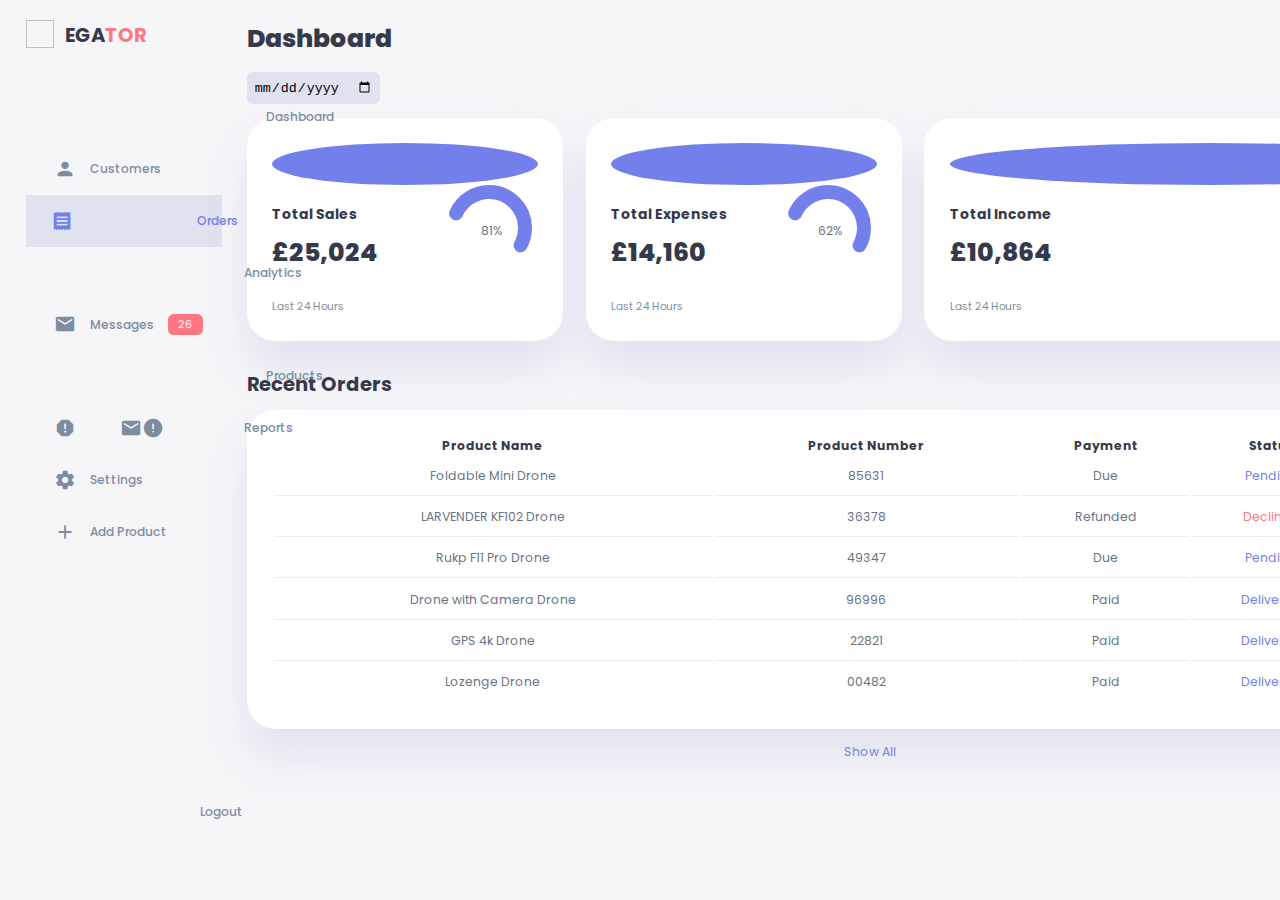
<file: index.html>
<!DOCTYPE html>
<html lang="en">
<head>
    <meta charset="UTF-8">
    <meta http-equiv="X-UA-Compatible" content="IE=edge">
    <meta name="viewport" content="width=device-width, initial-scale=1.0">
    <title>Responsive dashboard using HTML CSS and JavaScript</title>
    <link rel="stylesheet" href="style.css">
    <link href="https://fonts.googleapis.com/icon?family=Material+Icons"
    rel="stylesheet">
</head>
<body>
    <div class="container">
        <aside>
            <div class="top">
                <div class="logo">
                    <img></img>
                    <h2>EGA<span class="danger">TOR</span></h2>
                </div>
                <div class="close" id="close-btn">
                    <span class="material-icons">close</span>
                </div>
            </div>

            <div class="sidebar">
                <a href="#">
                    <span class="material-icons">grid_view</span>
                    <h3>Dashboard</h3>
                </a>
                <a href="#">
                    <span class="material-icons">person</span>
                    <h3>Customers</h3>
                </a>
                <a href="#" class="active">
                    <span class="material-icons">receipt_long</span>
                    <h3>Orders</h3>
                </a>
                <a href="#">
                    <span class="material-icons">insights</span>
                    <h3>Analytics</h3>
                </a>
                <a href="#">
                    <span class="material-icons">mail</span>
                    <h3>Messages</h3>
                    <span class="message-count">26</span>
                </a>
                <a href="#">
                    <span class="material-icons">inventory</span>
                    <h3>Products</h3>
                </a>
                <a href="#">
                    <span class="material-icons">report_gmailerrorred</span>
                    <h3>Reports</h3>
                </a>
                <a href="#">
                    <span class="material-icons">settings</span>
                    <h3>Settings</h3>
                </a>
                <a href="#">
                    <span class="material-icons">add</span>
                    <h3>Add Product</h3>
                </a>
                <a href="#">
                    <span class="material-icons">logout</span>
                    <h3>Logout</h3>
                </a>
                

            </div>
        </aside>

        <main>
            <h1>Dashboard</h1>

            <div class="date">
                <input type="date">
            </div>

            <div class="insights">
                <div class="sales">
                    <span class="material-icons">analytics</span>
                    <div class="middle">
                        <div class="left">
                            <h3>Total Sales</h3>
                            <h1>£25,024</h1>
                        </div>
                        <div class="progress">
                            <svg>
                                <circle cx='38' cy='38' r='36'></circle>
                            </svg>
                            <div class="number">
                                <p>81%</p>
                            </div>
                        </div>
                    </div>
                    <small class="text-muted">Last 24 Hours</small>
                </div>

                <div class="sales">
                    <span class="material-icons">bar_chart</span>
                    <div class="middle">
                        <div class="left">
                            <h3>Total Expenses</h3>
                            <h1>£14,160</h1>
                        </div>
                        <div class="progress">
                            <svg>
                                <circle cx='38' cy='38' r='36'></circle>
                            </svg>
                            <div class="number">
                                <p>62%</p>
                            </div>
                        </div>
                    </div>
                    <small class="text-muted">Last 24 Hours</small>
                </div>

                <div class="sales">
                    <span class="material-icons">stacked_line_chart</span>
                    <div class="middle">
                        <div class="left">
                            <h3>Total Income</h3>
                            <h1>£10,864</h1>
                        </div>
                        <div class="progress">
                            <svg>
                                <circle cx='38' cy='38' r='36'></circle>
                            </svg>
                            <div class="number">
                                <p>44%</p>
                            </div>
                        </div>
                    </div>
                    <small class="text-muted">Last 24 Hours</small>
                </div>
            </div>

            <div class="recent-orders">
                <h2>Recent Orders</h2>
                <table>
                    <thead>
                        <tr>
                            <th>Product Name</th>
                            <th>Product Number</th>
                            <th>Payment</th>
                            <th>Status</th>
                        </tr>
                    </thead>
                    <tbody>
                    
                        <!-- <tr>
                            <td>Foldable Mini Drone</td>
                            <td>85631</td>
                            <td>Due</td>
                            <td class="warning">Pending</td>
                            <td class="primary">Details</td>
                        </tr>
                        -->
                        
                </table>
                <a href="#">Show All</a>
            </div>
        </main>

        <div class="right">
            <div class="top">
                <button id="menu-btn">
                    <span class="material-icons">menu</span>
                </button>
                <div class="theme-toggler">
                    <span class="material-icons active">light_mode</span>
                    <span class="material-icons">dark_mode</span>
                </div>
                <div class="profile">
                    <div class="info">
                        <p>Hey, <b>Daniel</b></p>
                        <small class="text-muted">Admin</small>
                    </div>
                    <div class="profile-photo">
                        <img>
                    </div>
                </div>
            </div>
            <div class="recent-updates">
                <h2>Recent Updates</h2>
                <div class="updates">
                    <div class="update">
                        <div class="profile-photo">
                            <img>
                        </div>
                        <div class="message">
                            <p><b>Mike Tyson</b> received his order of Night lion tech GPS drone</p>
                            <small class="text-muted">2 Minutes Ago</small>
                        </div>
                    </div>
                    <div class="update">
                        <div class="profile-photo">
                            <img>
                        </div>
                        <div class="message">
                            <p><b>Mike Tyson</b> received his order of Night lion tech GPS drone</p>
                            <small class="text-muted">2 Minutes Ago</small>
                        </div>
                    </div>
                    <div class="update">
                        <div class="profile-photo">
                            <img>
                        </div>
                        <div class="message">
                            <p><b>Mike Tyson</b> received his order of Night lion tech GPS drone</p>
                            <small class="text-muted">2 Minutes Ago</small>
                        </div>
                    </div>
                </div>
            </div>
            <div class="sales-analytics">
                <h2>Sales Analytics</h2>
                <div class="item online">
                    <div class="icon">
                        <span class="material-icons">shopping_cart</span>
                    </div>
                    <div class="right">
                        <div class="info">
                            <h3>ONLINE ORDERS</h3>
                            <small class="text-muted">Last 24 Hours</small>
                        </div>
                        <h5 class="success">+39%</h5>
                        <h3>3849</h3>
                    </div>
                </div>
                <div class="item offline">
                    <div class="icon">
                        <span class="material-icons">local_mall</span>
                    </div>
                    <div class="right">
                        <div class="info">
                            <h3>OFFLINE ORDERS</h3>
                            <small class="text-muted">Last 24 Hours</small>
                        </div>
                        <h5 class="danger">-17%</h5>
                        <h3>1100</h3>
                    </div>
                </div>
                <div class="item customers">
                    <div class="icon">
                        <span class="material-icons">person</span>
                    </div>
                    <div class="right">
                        <div class="info">
                            <h3>NEW CUSTOMERS</h3>
                            <small class="text-muted">Last 24 Hours</small>
                        </div>
                        <h5 class="success">+25%</h5>
                        <h3>849</h3>
                    </div>
                </div>
                <div class="item add-product">
                    <div>
                        <span class="material-icons">add</span>
                        <h3>Add Product</h3>
                    </div>
                </div>
            </div>
        </div>
    </div>
    <script src="orders.js"></script>
    <script src="index.js"></script>
</body>
</html>
</file>
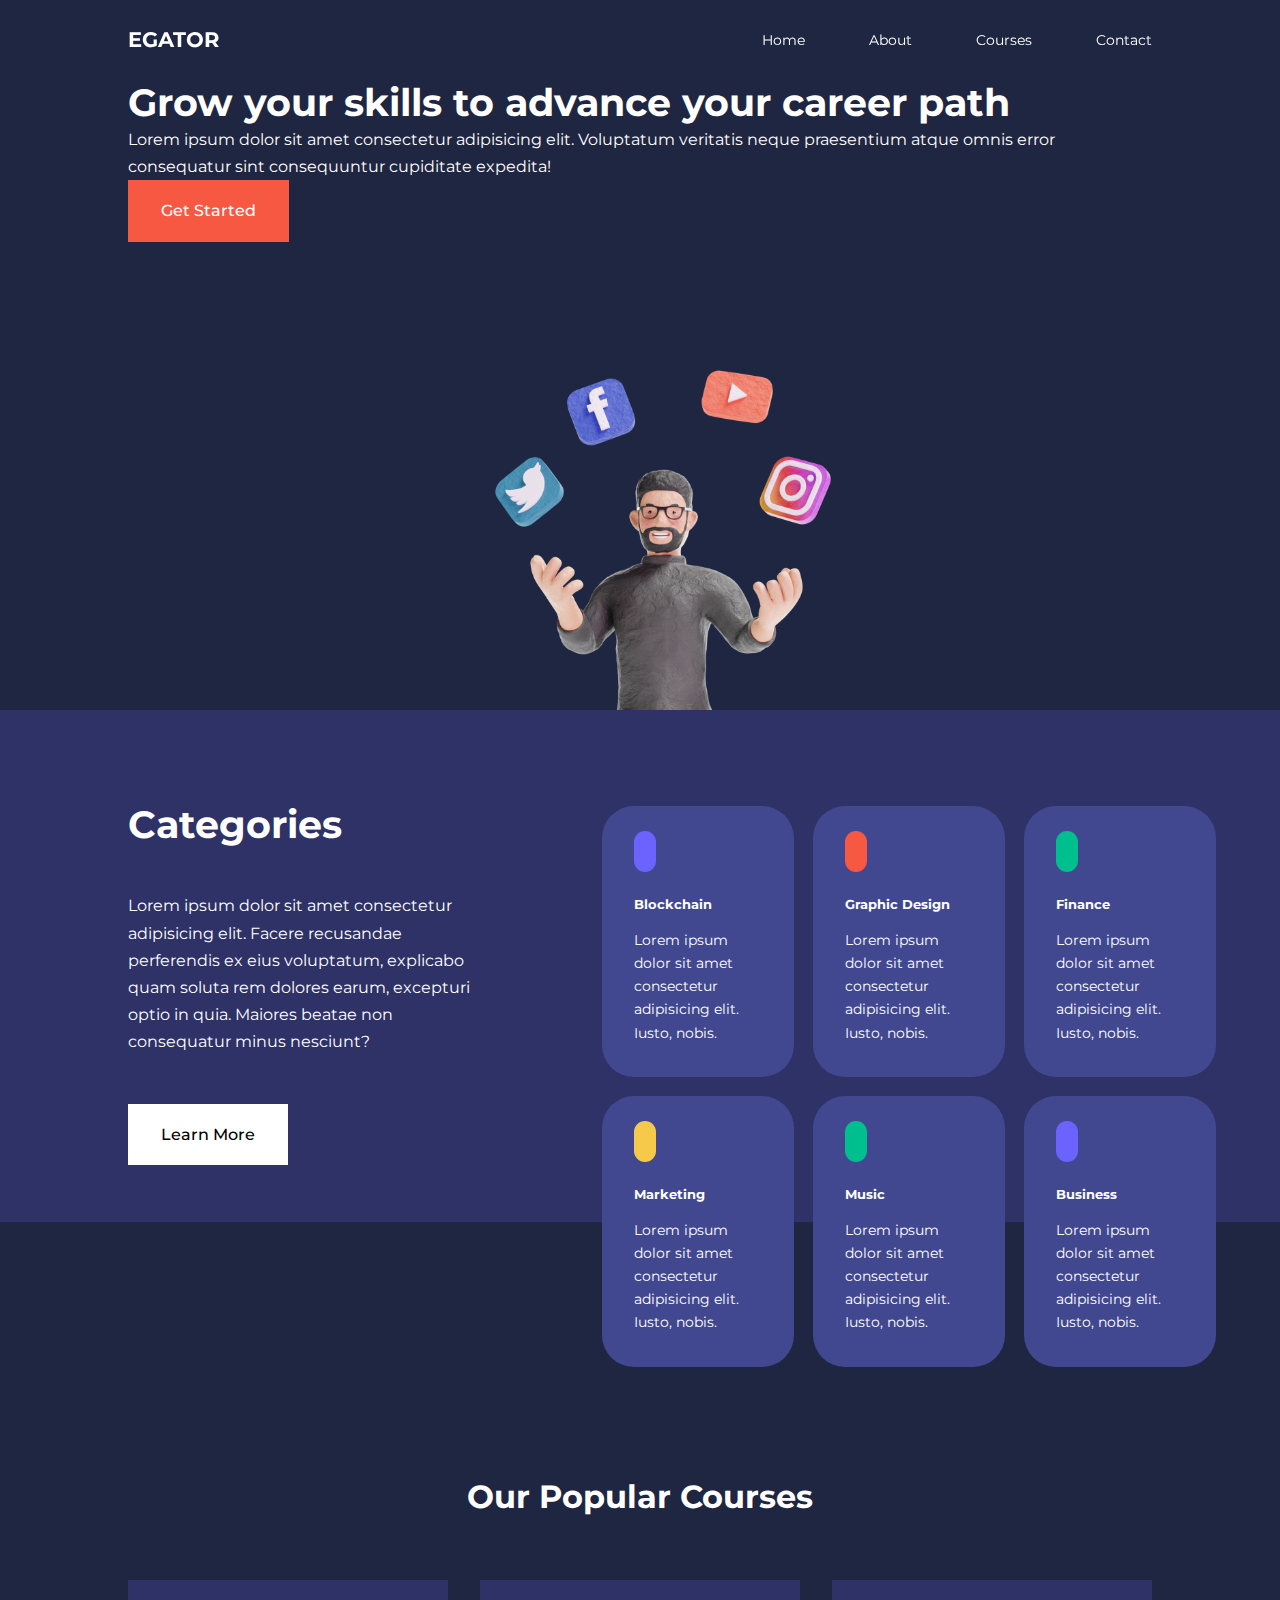
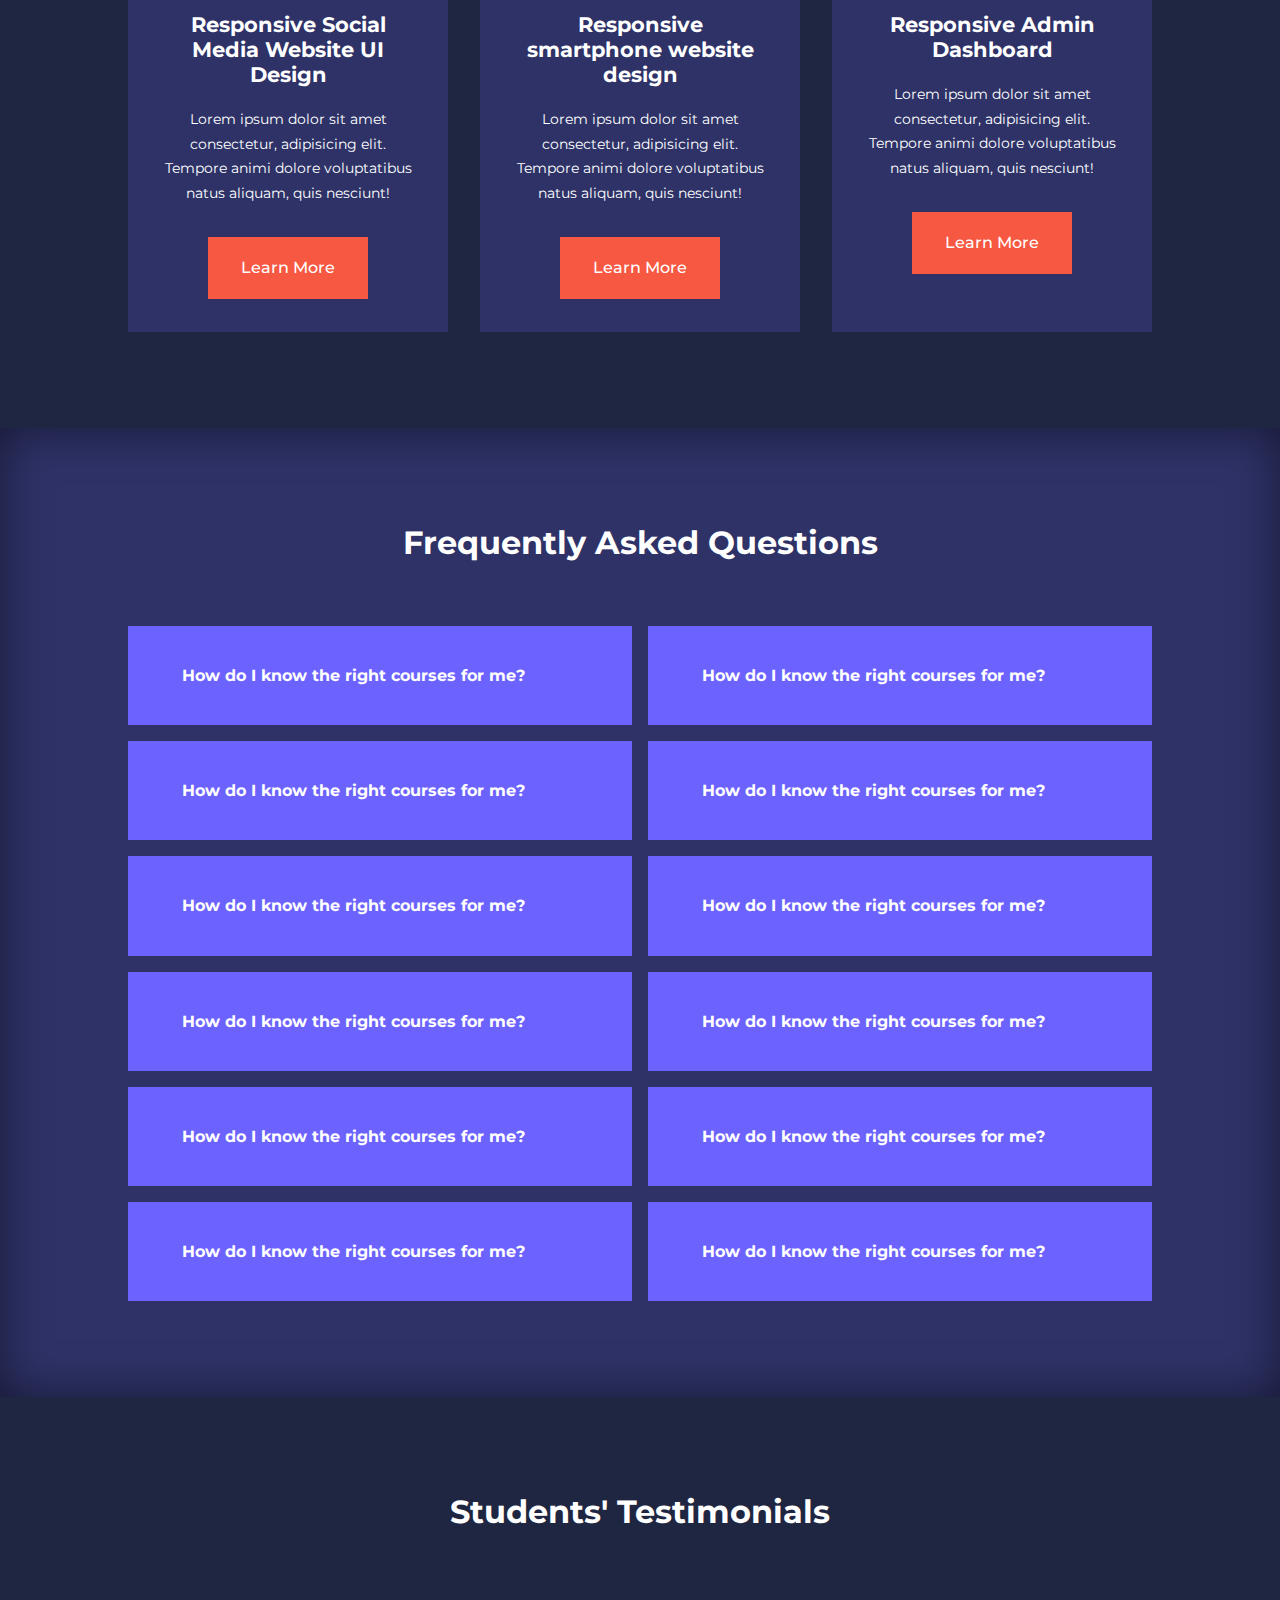
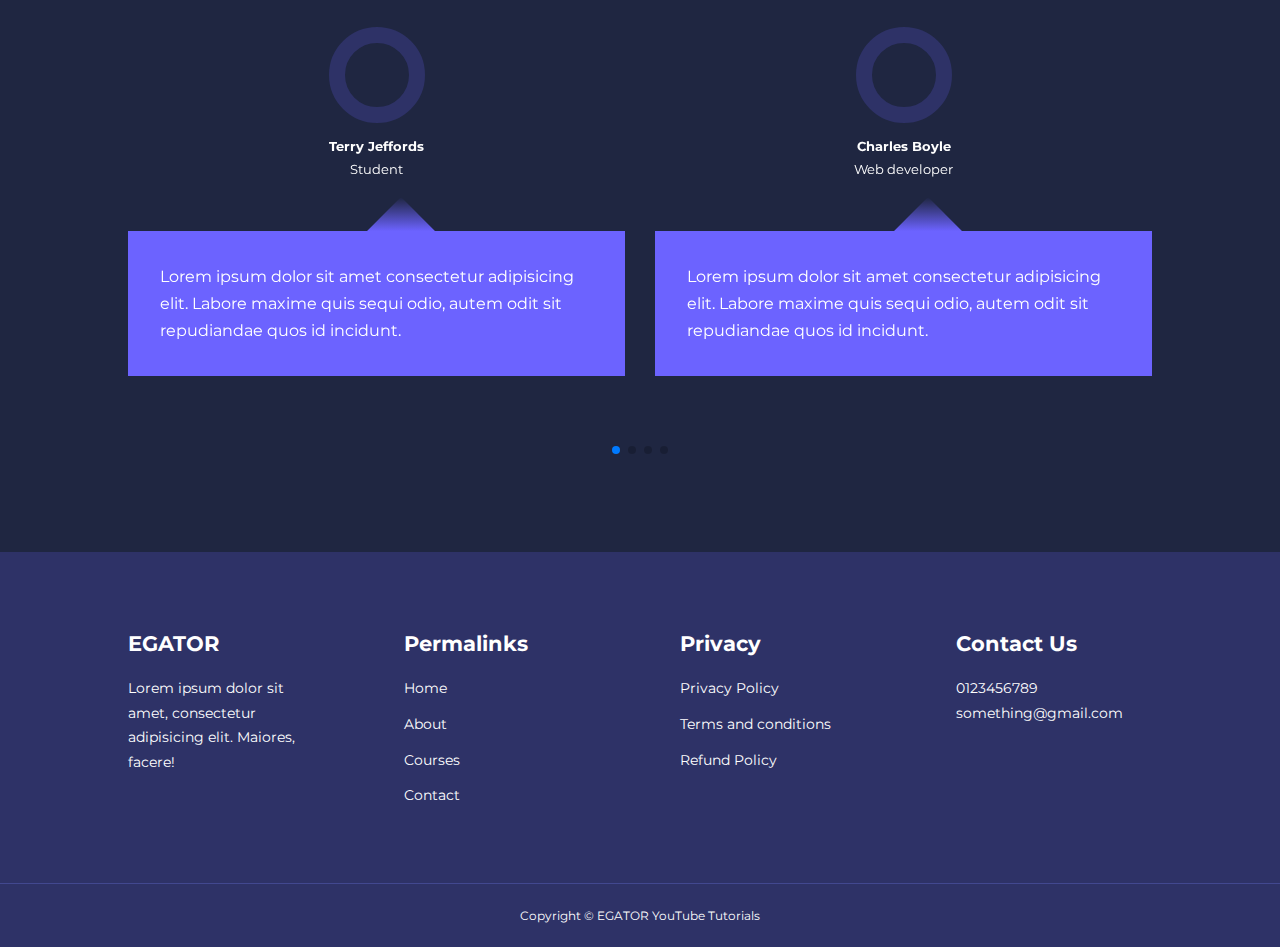
<file: Projects/Newproject/index.html>
<!DOCTYPE html>
<html lang="en">
<head>
    <meta charset="UTF-8">
    <meta http-equiv="X-UA-Compatible" content="IE=edge">
    <meta name="viewport" content="width=device-width, initial-scale=1.0">
    <title>Responsive Multipage Education Website</title>
    <link rel="stylesheet" href="style.css">
    <link rel="stylesheet" href="https://unicons.iconscout.com/release/v4.0.0/css/line.css">

    <link rel="preconnect" href="https://fonts.googleapis.com">
    <link rel="preconnect" href="https://fonts.gstatic.com" crossorigin>
    <link href="https://fonts.googleapis.com/css2?family=Montserrat:wght@300;400;500;600;700;800&family=Poppins:wght@300;400;500;600;700;800&display=swap" rel="stylesheet">
    <link rel="stylesheet" href="https://unpkg.com/swiper@8/swiper-bundle.min.css">

</head>
<body>
    <nav>
        <div class="container nav__container">
            <a href="index.html"><h4>EGATOR</h4></a>
            <ul class="nav__menu">
                <li><a href="index.html">Home</a></li>
                <li><a href="about.html">About</a></li>
                <li><a href="courses.html">Courses</a></li>
                <li><a href="contact.html">Contact</a></li>
            </ul>
            <button id="open-menu-btn"><i class="uil uil-bars"></i></button>
            <button id="close-menu-btn"><i class="uil uil-multiply"></i></button>
        </div>
    </nav>
    <!--q-->

    <header>
        <div class="container header_-container">
            <div class="header-left">
                <h1>Grow your skills to advance your career path</h1>
                <p>
                    Lorem ipsum dolor sit amet consectetur adipisicing elit. Voluptatum veritatis neque praesentium atque omnis error consequatur sint consequuntur cupiditate expedita!
                </p>
                <a href="course.html" class="btn btn-primary">Get Started</a>
            </div>

            <div class="header__right">
                <div class="header__right__image">
                    <img src="3dimage.png">
                </div>
            </div>
        </div>
    </header>

<section class="categories">
    <div class="container categories__container">
        <div class="categories__left">
            <h1>Categories</h1>
            <p>
                Lorem ipsum dolor sit amet consectetur adipisicing elit. Facere recusandae perferendis ex eius voluptatum, explicabo quam soluta rem dolores earum, excepturi optio in quia. Maiores beatae non consequatur minus nesciunt?
            </p>
            <a href="#" class="btn">Learn More</a>
        </div>
        <div class="categories__right">
            <article class="category">
                <span class="category__icon"><i class="uil uil-bitcoin-circle"></i></span>
                <h5>Blockchain</h5>
                <p>Lorem ipsum dolor sit amet consectetur adipisicing elit. Iusto, nobis.</p>  
            </article>

            <article class="category">
                <span class="category__icon"><i class="uil uil-palette"></i></span>
                <h5>Graphic Design</h5>
                <p>Lorem ipsum dolor sit amet consectetur adipisicing elit. Iusto, nobis.</p>  
            </article>

            <article class="category">
                <span class="category__icon"><i class="uil uil-usd-circle"></i></span>
                <h5>Finance</h5>
                <p>Lorem ipsum dolor sit amet consectetur adipisicing elit. Iusto, nobis.</p>  
            </article>

            <article class="category">
                <span class="category__icon"><i class="uil uil-megaphone"></i></span>
                <h5>Marketing</h5>
                <p>Lorem ipsum dolor sit amet consectetur adipisicing elit. Iusto, nobis.</p>  
            </article>

            <article class="category">
                <span class="category__icon"><i class="uil uil-music"></i></span>
                <h5>Music</h5>
                <p>Lorem ipsum dolor sit amet consectetur adipisicing elit. Iusto, nobis.</p>  
            </article>

            <article class="category">
                <span class="category__icon"><i class="uil uil-puzzle-piece"></i></span>
                <h5>Business</h5>
                <p>Lorem ipsum dolor sit amet consectetur adipisicing elit. Iusto, nobis.</p>  
            </article>
        </div>
    </div>
</section>



<section class="courses">
    <h2>Our Popular Courses</h2>
    <div class="container courses__container">
        <article class="course">
            <div class="course__image">
                <img>
            </div>
            <div class="course__info">
                <h4>Responsive Social Media Website UI Design</h4>
            <p>
                Lorem ipsum dolor sit amet consectetur, adipisicing elit. Tempore animi dolore voluptatibus natus aliquam, quis nesciunt!
            </p>
            <a href="course.html" class="btn btn-primary">Learn More</a>
            </div>
        </article>

        <article class="course">
            <div class="course__image">
                <img>
            </div>
            <div class="course__info">
                <h4>Responsive smartphone website design</h4>
            <p>
                Lorem ipsum dolor sit amet consectetur, adipisicing elit. Tempore animi dolore voluptatibus natus aliquam, quis nesciunt!
            </p>
            <a href="course.html" class="btn btn-primary">Learn More</a>
            </div>
        </article>

        <article class="course">
            <div class="course__image">
                <img>
            </div>
            <div class="course__info">
                <h4>Responsive Admin Dashboard</h4>
            <p>
                Lorem ipsum dolor sit amet consectetur, adipisicing elit. Tempore animi dolore voluptatibus natus aliquam, quis nesciunt!
            </p>
            <a href="course.html" class="btn btn-primary">Learn More</a>
            </div>
        </article>
    </div>
</section>

<section class="faqs">
    <h2>Frequently Asked Questions</h2>
    <div class="container faqs__container">
        <article class="faq">
            <div class="faq__icon"><i class="uil uil-plus"></i></div>
            <div class="question__answer">
                <h4>How do I know the right courses for me?</h4>
                <p>Lorem, ipsum dolor sit amet consectetur adipisicing elit. Sequi ea recusandae quos 
                    officia ad id quae voluptatum quas cum ipsa, accusantium est aperiam repellat 
                    eligendi dolore numquam eius cupiditate tempora.
                </p>
            </div>
        </article>

        <article class="faq">
            <div class="faq__icon"><i class="uil uil-plus"></i></div>
            <div class="question__answer">
                <h4>How do I know the right courses for me?</h4>
                <p>Lorem, ipsum dolor sit amet consectetur adipisicing elit. Sequi ea recusandae quos 
                    officia ad id quae voluptatum quas cum ipsa, accusantium est aperiam repellat 
                    eligendi dolore numquam eius cupiditate tempora.
                </p>
            </div>
        </article>

        <article class="faq">
            <div class="faq__icon"><i class="uil uil-plus"></i></div>
            <div class="question__answer">
                <h4>How do I know the right courses for me?</h4>
                <p>Lorem, ipsum dolor sit amet consectetur adipisicing elit. Sequi ea recusandae quos 
                    officia ad id quae voluptatum quas cum ipsa, accusantium est aperiam repellat 
                    eligendi dolore numquam eius cupiditate tempora.
                </p>
            </div>
        </article>

        <article class="faq">
            <div class="faq__icon"><i class="uil uil-plus"></i></div>
            <div class="question__answer">
                <h4>How do I know the right courses for me?</h4>
                <p>Lorem, ipsum dolor sit amet consectetur adipisicing elit. Sequi ea recusandae quos 
                    officia ad id quae voluptatum quas cum ipsa, accusantium est aperiam repellat 
                    eligendi dolore numquam eius cupiditate tempora.
                </p>
            </div>
        </article>

        <article class="faq">
            <div class="faq__icon"><i class="uil uil-plus"></i></div>
            <div class="question__answer">
                <h4>How do I know the right courses for me?</h4>
                <p>Lorem, ipsum dolor sit amet consectetur adipisicing elit. Sequi ea recusandae quos 
                    officia ad id quae voluptatum quas cum ipsa, accusantium est aperiam repellat 
                    eligendi dolore numquam eius cupiditate tempora.
                </p>
            </div>
        </article>

        <article class="faq">
            <div class="faq__icon"><i class="uil uil-plus"></i></div>
            <div class="question__answer">
                <h4>How do I know the right courses for me?</h4>
                <p>Lorem, ipsum dolor sit amet consectetur adipisicing elit. Sequi ea recusandae quos 
                    officia ad id quae voluptatum quas cum ipsa, accusantium est aperiam repellat 
                    eligendi dolore numquam eius cupiditate tempora.
                </p>
            </div>
        </article>

        <article class="faq">
            <div class="faq__icon"><i class="uil uil-plus"></i></div>
            <div class="question__answer">
                <h4>How do I know the right courses for me?</h4>
                <p>Lorem, ipsum dolor sit amet consectetur adipisicing elit. Sequi ea recusandae quos 
                    officia ad id quae voluptatum quas cum ipsa, accusantium est aperiam repellat 
                    eligendi dolore numquam eius cupiditate tempora.
                </p>
            </div>
        </article>

        <article class="faq">
            <div class="faq__icon"><i class="uil uil-plus"></i></div>
            <div class="question__answer">
                <h4>How do I know the right courses for me?</h4>
                <p>Lorem, ipsum dolor sit amet consectetur adipisicing elit. Sequi ea recusandae quos 
                    officia ad id quae voluptatum quas cum ipsa, accusantium est aperiam repellat 
                    eligendi dolore numquam eius cupiditate tempora.
                </p>
            </div>
        </article>

        <article class="faq">
            <div class="faq__icon"><i class="uil uil-plus"></i></div>
            <div class="question__answer">
                <h4>How do I know the right courses for me?</h4>
                <p>Lorem, ipsum dolor sit amet consectetur adipisicing elit. Sequi ea recusandae quos 
                    officia ad id quae voluptatum quas cum ipsa, accusantium est aperiam repellat 
                    eligendi dolore numquam eius cupiditate tempora.
                </p>
            </div>
        </article>

        <article class="faq">
            <div class="faq__icon"><i class="uil uil-plus"></i></div>
            <div class="question__answer">
                <h4>How do I know the right courses for me?</h4>
                <p>Lorem, ipsum dolor sit amet consectetur adipisicing elit. Sequi ea recusandae quos 
                    officia ad id quae voluptatum quas cum ipsa, accusantium est aperiam repellat 
                    eligendi dolore numquam eius cupiditate tempora.
                </p>
            </div>
        </article>

        <article class="faq">
            <div class="faq__icon"><i class="uil uil-plus"></i></div>
            <div class="question__answer">
                <h4>How do I know the right courses for me?</h4>
                <p>Lorem, ipsum dolor sit amet consectetur adipisicing elit. Sequi ea recusandae quos 
                    officia ad id quae voluptatum quas cum ipsa, accusantium est aperiam repellat 
                    eligendi dolore numquam eius cupiditate tempora.
                </p>
            </div>
        </article>

        <article class="faq">
            <div class="faq__icon"><i class="uil uil-plus"></i></div>
            <div class="question__answer">
                <h4>How do I know the right courses for me?</h4>
                <p>Lorem, ipsum dolor sit amet consectetur adipisicing elit. Sequi ea recusandae quos 
                    officia ad id quae voluptatum quas cum ipsa, accusantium est aperiam repellat 
                    eligendi dolore numquam eius cupiditate tempora.
                </p>
            </div>
        </article>
    </div>
</section>

<section class="container testimonials__container mySwiper">
    <h2>Students' Testimonials</h2>
    <div class="swiper-wrapper">
        <article class="testimonial swiper-slide">
            <div class="avatar">
                <img>
            </div>
            <div class="testimonial__info">
                <h5>Terry Jeffords</h5>
                <small>Student</small>
            </div>
            <div class="testimonial__body">
                <p>
                    Lorem ipsum dolor sit amet consectetur adipisicing elit. Labore maxime quis sequi odio, autem odit sit repudiandae quos id incidunt.
                </p>
            </div>
        </article>

        <article class="testimonial swiper-slide">
            <div class="avatar">
                <img>
            </div>
            <div class="testimonial__info">
                <h5>Charles Boyle</h5>
                <small>Web developer</small>
            </div>
            <div class="testimonial__body">
                <p>
                    Lorem ipsum dolor sit amet consectetur adipisicing elit. Labore maxime quis sequi odio, autem odit sit repudiandae quos id incidunt.
                </p>
            </div>
        </article>

        <article class="testimonial swiper-slide">
            <div class="avatar">
                <img>
            </div>
            <div class="testimonial__info">
                <h5>Raymond Holt</h5>
                <small>Student</small>
            </div>
            <div class="testimonial__body">
                <p>
                    Lorem ipsum dolor sit amet consectetur adipisicing elit. Labore maxime quis sequi odio, autem odit sit repudiandae quos id incidunt.
                </p>
            </div>
        </article>

        <article class="testimonial swiper-slide">
            <div class="avatar">
                <img>
            </div>
            <div class="testimonial__info">
                <h5>Amy Santiago</h5>
                <small>Student</small>
            </div>
            <div class="testimonial__body">
                <p>
                    Lorem ipsum dolor sit amet consectetur adipisicing elit. Labore maxime quis sequi odio, autem odit sit repudiandae quos id incidunt.
                </p>
            </div>
        </article>

        <article class="testimonial swiper-slide">
            <div class="avatar">
                <img>
            </div>
            <div class="testimonial__info">
                <h5>Gina Lenetti</h5>
                <small>Student</small>
            </div>
            <div class="testimonial__body">
                <p>
                    Lorem ipsum dolor sit amet consectetur adipisicing elit. Labore maxime quis sequi odio, autem odit sit repudiandae quos id incidunt.
                </p>
            </div>
        </article>
    </div>
    <div class="swiper-pagination"></div>
</section>

<footer>
    <div class="container footer__container">
        <div class="footer__1">
            <a href="index.html" class="footer__logo"><h4>EGATOR</h4></a>
            <p>
                Lorem ipsum dolor sit amet, consectetur adipisicing elit. Maiores, facere!
            </p>
        </div>
        


        <div class="footer__2">
            <h4>Permalinks</h4>
            <ul class="permalinks">
                <li><a href="index.html">Home</a></li>
                <li><a href="about.html">About</a></li>
                <li><a href="courses.html">Courses</a></li>
                <li><a href="contact.html">Contact</a></li>
            </ul>
        </div>

        <div class="footer__3">
            <h4>Privacy</h4>
            <ul class="permalinks">
                <li><a href="index.html">Privacy Policy</a></li>
                <li><a href="about.html">Terms and conditions</a></li>
                <li><a href="courses.html">Refund Policy</a></li>
            </ul>
        </div>

        <div class="footer__4">
            <h4>Contact Us</h4>
            <div>
                <p>0123456789</p>
                <p>something@gmail.com</p>
            </div>


            <ul class="footer__socials">
                <li>
                    <a href="#"><i class="uil uil-facebook"></i></a>
                </li>
                <li>
                    <i class="uil uil-instagram-alt"></i>
                </li>
                <li>
                    <i class="uil uil-twitter"></i>
                </li>
                <li>
                    <i class="uil uil-linkedin"></i>
                </li>
            </ul>
        </div>
    </div>
    <div class="footer__copyright">
        <small>Copyright &copy; EGATOR YouTube Tutorials</small>
    </div>
</footer>



<script src="https://unpkg.com/swiper@8/swiper-bundle.min.js"></script>
<script src="index.js"></script>

<script>
    var swiper = new Swiper(".mySwiper", {
        slidesPerView: 1,
        spaceBetween: 30,
        pagination: {
          el: ".swiper-pagination",
          clickable: true,
        },
        breakpoints: {
            600: {
                slidesPerView: 2
            }
        }
      });
</script>

</body>
</html>
</file>
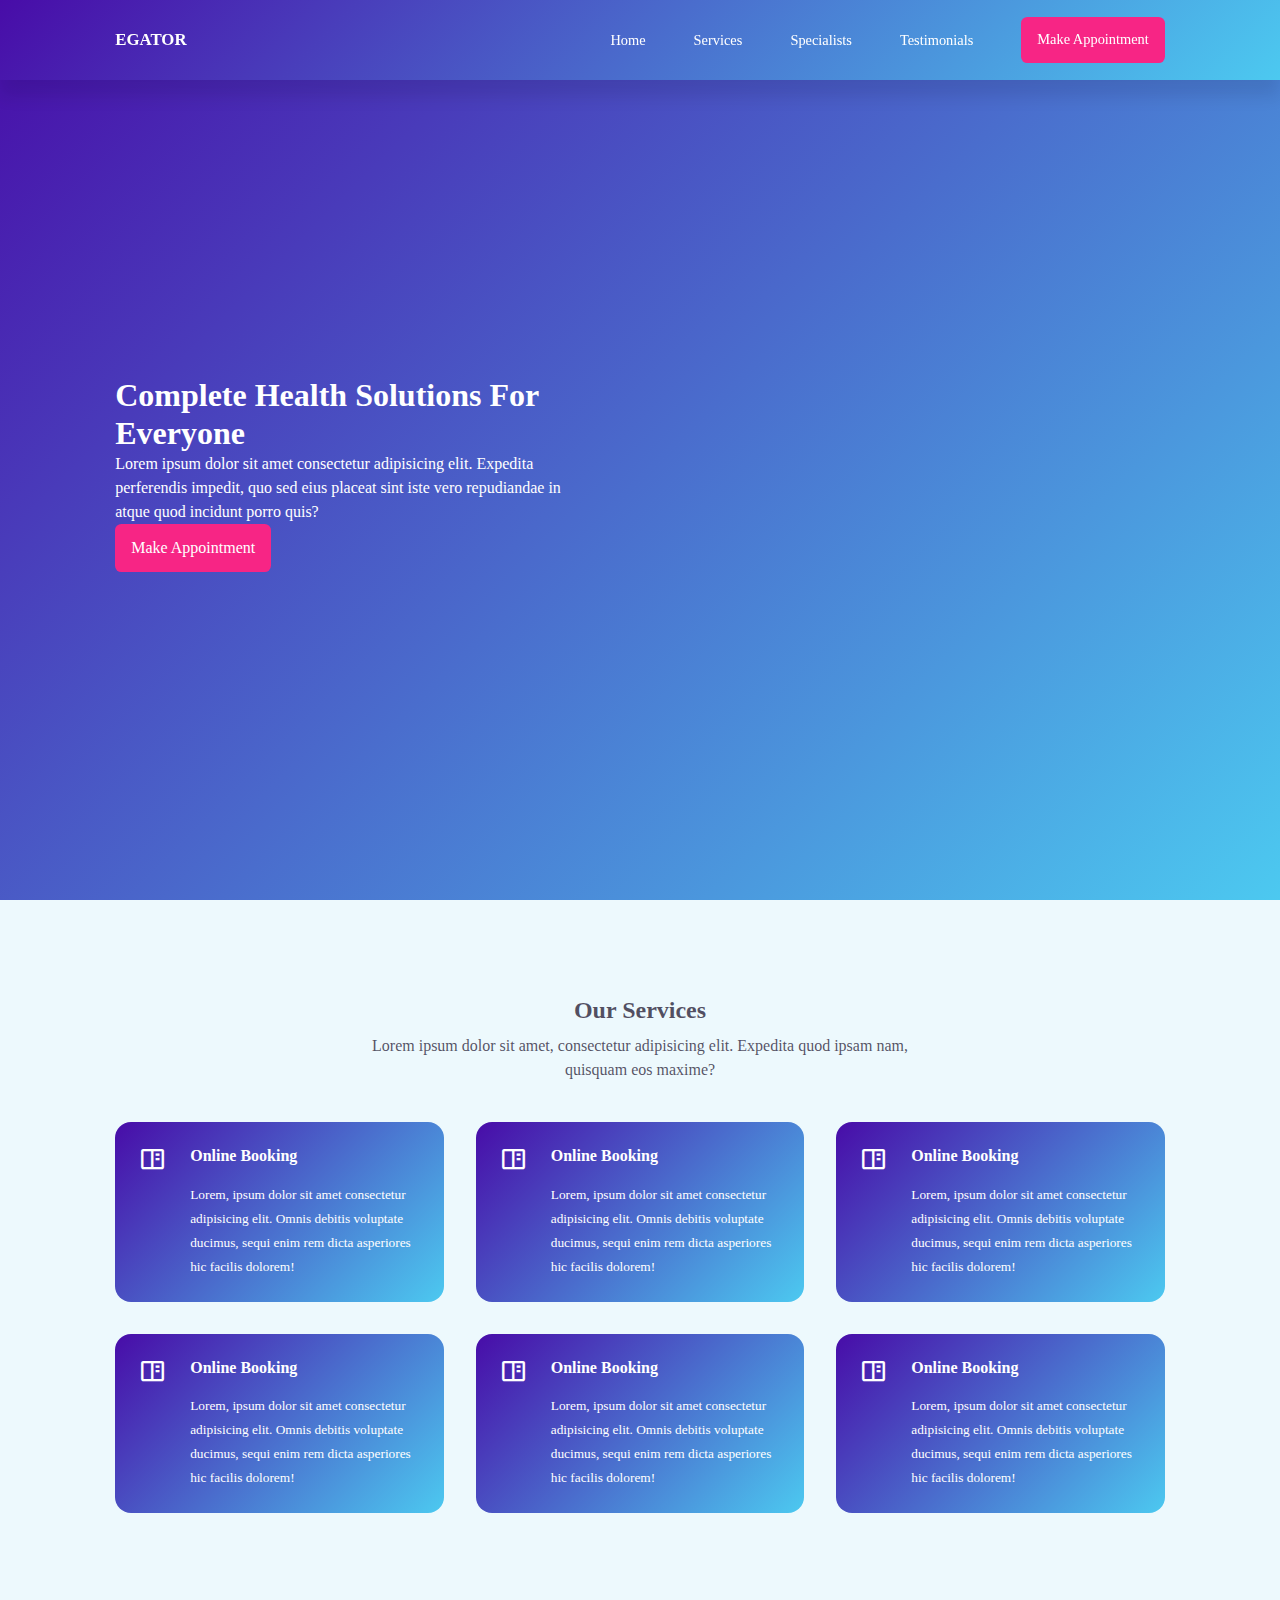
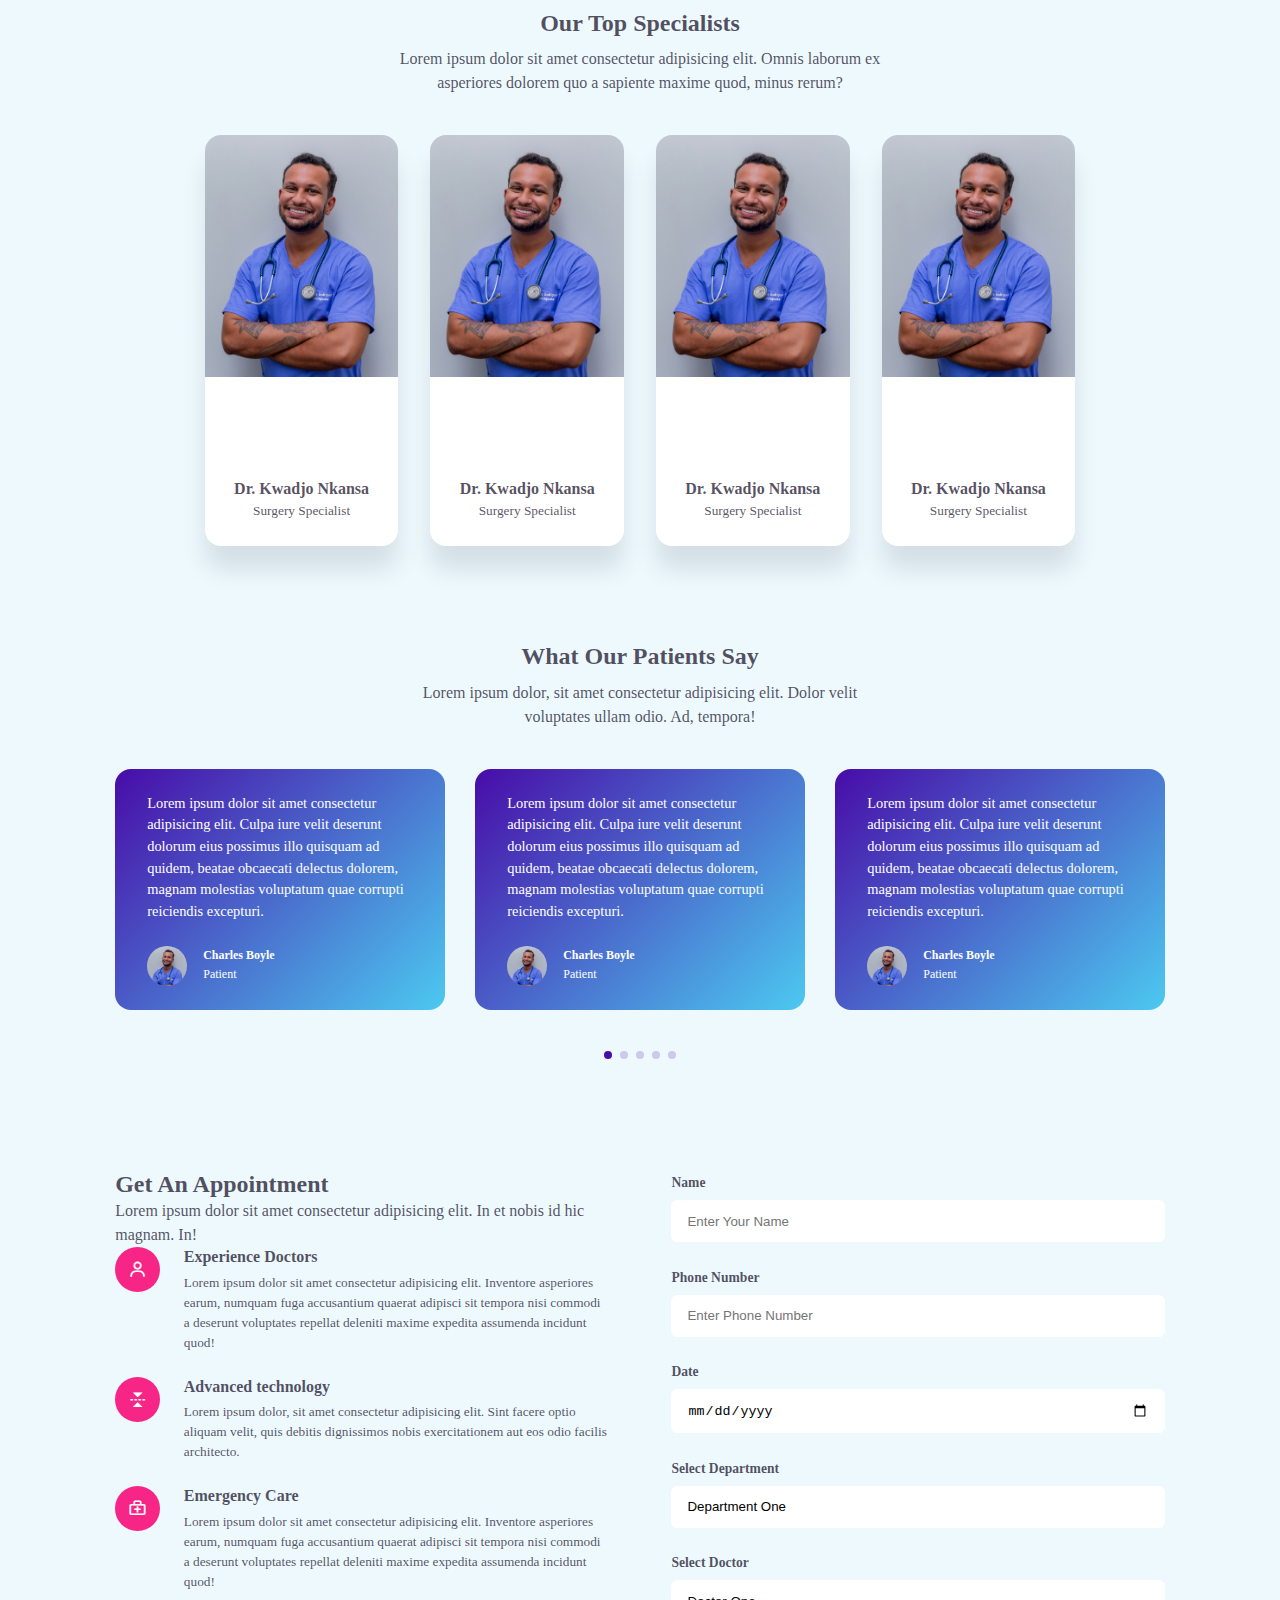
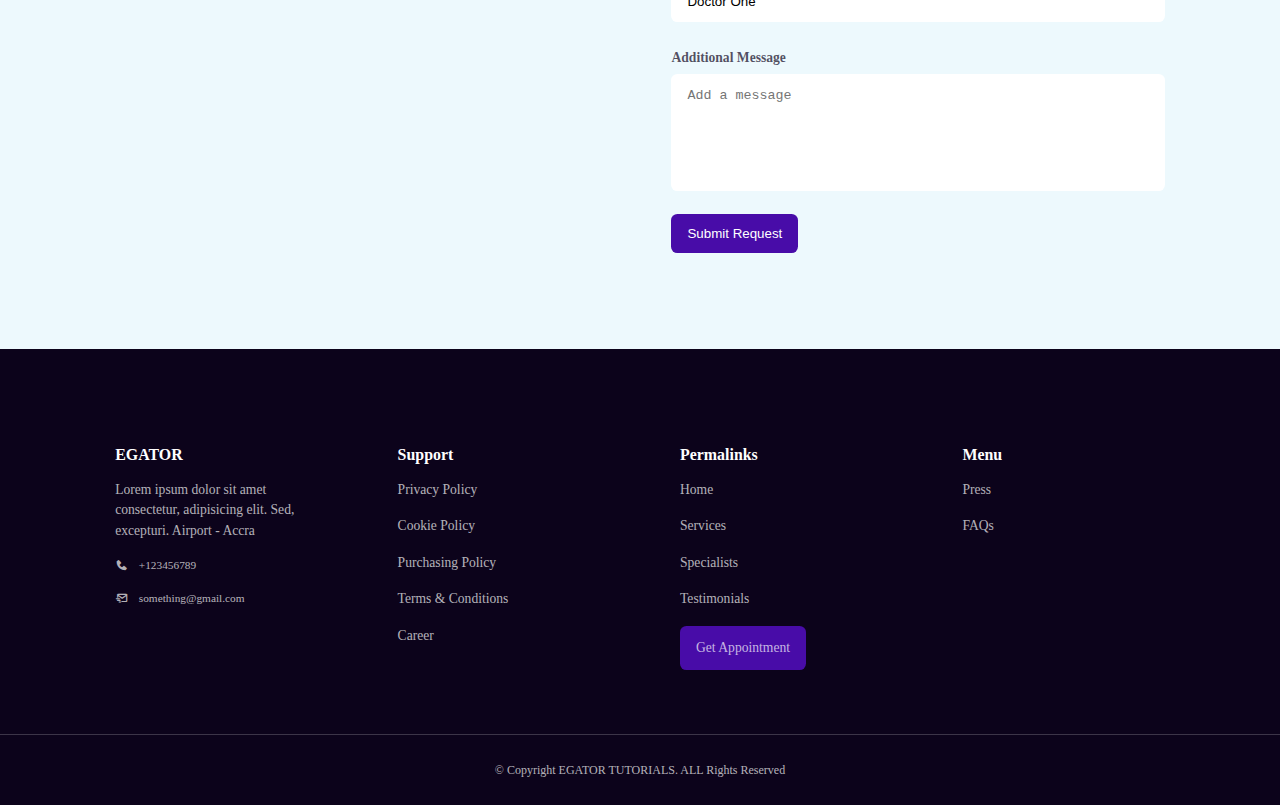
<file: Projects/SASS/index.html>
<!DOCTYPE html>
<html lang="en">

<head>
    <meta charset="UTF-8">
    <meta http-equiv="X-UA-Compatible" content="IE=edge">
    <meta name="viewport" content="width=device-width, initial-scale=1.0">
    <title>Responsive Hospital Website using HTML, Sass, & JavaScript</title>
    <link rel="stylesheet" href="./css/style.min.css">
    <link href='https://unpkg.com/boxicons@2.1.2/css/boxicons.min.css' rel='stylesheet'>
    <link rel="stylesheet" href="https://unpkg.com/swiper/swiper-bundle.min.css" />
</head>

<body>
    <nav>
        <div class="container">
            <a href="h3" class="nav__logo">
                <h3>EGATOR</h3>
            </a>

            <ul id="nav__items">
                <li><a href="#">Home</a></li>
                <li><a href="#services">Services</a></li>
                <li><a href="#specialists">Specialists</a></li>
                <li><a href="#testimonials">Testimonials</a></li>
                <li><a href="#appointment" class="btn">Make Appointment</a></li>
            </ul>

            <button id="open__nav-btn"><i class='bx bx-menu'></i></button>
            <button id="close__nav-btn"><i class='bx bx-x'></i></button>
        </div>
    </nav>


    <header>
        <div class="container">
            <div class="header_-content">
                <h1>Complete Health Solutions For Everyone</h1>
                <p>
                    Lorem ipsum dolor sit amet consectetur adipisicing elit. Expedita perferendis impedit, quo sed eius
                    placeat sint iste vero repudiandae in atque quod incidunt porro
                    quis?
                </p>
                <a href="#appointment" class="btn">Make Appointment</a>
            </div>
            <div class="header__image">
                <img>
            </div>
        </div>
    </header>



    <section id="services">
        <h2>Our Services</h2>
        <p>
            Lorem ipsum dolor sit amet, consectetur adipisicing elit. Expedita quod ipsam nam, quisquam eos maxime?
        </p>


        <div class="container">
            <article>
                <i class="bx bx-book-content"></i>
                <div>
                    <h4>Online Booking</h4>
                    <small>Lorem, ipsum dolor sit amet consectetur adipisicing elit. Omnis debitis voluptate ducimus,
                        sequi enim rem dicta asperiores hic facilis dolorem!
                    </small>
                </div>
            </article>
            <article>
                <i class="bx bx-book-content"></i>
                <div>
                    <h4>Online Booking</h4>
                    <small>Lorem, ipsum dolor sit amet consectetur adipisicing elit. Omnis debitis voluptate ducimus,
                        sequi enim rem dicta asperiores hic facilis dolorem!</small>
                </div>
            </article>
            <article>
                <i class="bx bx-book-content"></i>
                <div>
                    <h4>Online Booking</h4>
                    <small>Lorem, ipsum dolor sit amet consectetur adipisicing elit. Omnis debitis voluptate ducimus,
                        sequi enim rem dicta asperiores hic facilis dolorem!</small>
                </div>
            </article>
            <article>
                <i class="bx bx-book-content"></i>
                <div>
                    <h4>Online Booking</h4>
                    <small>Lorem, ipsum dolor sit amet consectetur adipisicing elit. Omnis debitis voluptate ducimus,
                        sequi enim rem dicta asperiores hic facilis dolorem!</small>
                </div>
            </article>
            <article>
                <i class="bx bx-book-content"></i>
                <div>
                    <h4>Online Booking</h4>
                    <small>Lorem, ipsum dolor sit amet consectetur adipisicing elit. Omnis debitis voluptate ducimus,
                        sequi enim rem dicta asperiores hic facilis dolorem!</small>
                </div>
            </article>
            <article>
                <i class="bx bx-book-content"></i>
                <div>
                    <h4>Online Booking</h4>
                    <small>Lorem, ipsum dolor sit amet consectetur adipisicing elit. Omnis debitis voluptate ducimus,
                        sequi enim rem dicta asperiores hic facilis dolorem!</small>
                </div>
            </article>

        </div>
    </section>

    <section id="specialists">
        <h2>Our Top Specialists</h2>
        <p>Lorem ipsum dolor sit amet consectetur adipisicing elit. Omnis laborum ex asperiores dolorem quo a sapiente
            maxime quod, minus rerum?</p>
        <div class="container">
            <article>
                <div class="specialist__image">
                    <img src="./assets/doctor.jpg">
                </div>
                <div class="specialist__details">
                    <h4>Dr. Kwadjo Nkansa</h4>
                    <small>Surgery Specialist</small>
                </div>
                <div class="specialist__socials">
                    <a href="https://linkedin.com" target_blank><i class='bx bxl-linkedin'></i></a>
                    <a href="https://twitter.com" target_blank><i class='bx bxl-twitter'></i></a>
                    <a href="https://facebook.com" target_blank><i class='bx bxl-facebook'></i></a>
                    <a href="https://instagram.com" target_blank><i class='bx bxl-instagram'></i></a>
                </div>
                <a href="https://api.whatsapp.com/send?phone=+0123456789" class="specialist__whatsapp"
                    target="_blank"><i class="bx bxl-whatsapp"></i></a>
            </article>
            <article>
                <div class="specialist__image">
                    <img src="./assets/doctor.jpg">
                </div>
                <div class="specialist__details">
                    <h4>Dr. Kwadjo Nkansa</h4>
                    <small>Surgery Specialist</small>
                </div>
                <div class="specialist__socials">
                    <a href="https://linkedin.com" target_blank><i class='bx bxl-linkedin'></i></a>
                    <a href="https://twitter.com" target_blank><i class='bx bxl-twitter'></i></a>
                    <a href="https://facebook.com" target_blank><i class='bx bxl-facebook'></i></a>
                    <a href="https://instagram.com" target_blank><i class='bx bxl-instagram'></i></a>
                </div>
                <a href="https://api.whatsapp.com/send?phone=+0123456789" class="specialist__whatsapp"
                    target="_blank"><i class="bx bxl-whatsapp"></i></a>
            </article>
            <article>
                <div class="specialist__image">
                    <img src="./assets/doctor.jpg">
                </div>
                <div class="specialist__details">
                    <h4>Dr. Kwadjo Nkansa</h4>
                    <small>Surgery Specialist</small>
                </div>
                <div class="specialist__socials">
                    <a href="https://linkedin.com" target_blank><i class='bx bxl-linkedin'></i></a>
                    <a href="https://twitter.com" target_blank><i class='bx bxl-twitter'></i></a>
                    <a href="https://facebook.com" target_blank><i class='bx bxl-facebook'></i></a>
                    <a href="https://instagram.com" target_blank><i class='bx bxl-instagram'></i></a>
                </div>
                <a href="https://api.whatsapp.com/send?phone=+0123456789" class="specialist__whatsapp"
                    target="_blank"><i class="bx bxl-whatsapp"></i></a>
            </article>
            <article>
                <div class="specialist__image">
                    <img src="./assets/doctor.jpg">
                </div>
                <div class="specialist__details">
                    <h4>Dr. Kwadjo Nkansa</h4>
                    <small>Surgery Specialist</small>
                </div>
                <div class="specialist__socials">
                    <a href="https://linkedin.com" target_blank><i class='bx bxl-linkedin'></i></a>
                    <a href="https://twitter.com" target_blank><i class='bx bxl-twitter'></i></a>
                    <a href="https://facebook.com" target_blank><i class='bx bxl-facebook'></i></a>
                    <a href="https://instagram.com" target_blank><i class='bx bxl-instagram'></i></a>
                </div>
                <a href="https://api.whatsapp.com/send?phone=+0123456789" class="specialist__whatsapp"
                    target="_blank"><i class="bx bxl-whatsapp"></i></a>
            </article>
        </div>
    </section>


    <section id="testimonials" class="swiper mySwiper">
        <h2>What Our Patients Say</h2>
        <p>Lorem ipsum dolor, sit amet consectetur adipisicing elit. Dolor velit voluptates ullam odio. Ad, tempora!</p>

        <div class="swiper-wrapper">
            <article class="swiper-slide">
                <p>
                    Lorem ipsum dolor sit amet consectetur adipisicing elit. Culpa iure velit deserunt dolorum eius
                    possimus illo quisquam ad quidem, beatae obcaecati delectus dolorem, magnam molestias voluptatum
                    quae corrupti reiciendis excepturi.
                </p>
                <div class="patient">
                    <div class="avatar">
                        <img src="./assets/doctor.jpg">
                    </div>
                    <div class="patient_details">
                        <h5>Charles Boyle</h5>
                        <small>Patient</small>
                    </div>
                </div>
            </article>
            <article class="swiper-slide">
                <p>
                    Lorem ipsum dolor sit amet consectetur adipisicing elit. Culpa iure velit deserunt dolorum eius
                    possimus illo quisquam ad quidem, beatae obcaecati delectus dolorem, magnam molestias voluptatum
                    quae corrupti reiciendis excepturi.
                </p>
                <div class="patient">
                    <div class="avatar">
                        <img src="./assets/doctor.jpg">
                    </div>
                    <div class="patient_details">
                        <h5>Charles Boyle</h5>
                        <small>Patient</small>
                    </div>
                </div>
            </article>
            <article class="swiper-slide">
                <p>
                    Lorem ipsum dolor sit amet consectetur adipisicing elit. Culpa iure velit deserunt dolorum eius
                    possimus illo quisquam ad quidem, beatae obcaecati delectus dolorem, magnam molestias voluptatum
                    quae corrupti reiciendis excepturi.
                </p>
                <div class="patient">
                    <div class="avatar">
                        <img src="./assets/doctor.jpg">
                    </div>
                    <div class="patient_details">
                        <h5>Charles Boyle</h5>
                        <small>Patient</small>
                    </div>
                </div>
            </article>
            <article class="swiper-slide">
                <p>
                    Lorem ipsum dolor sit amet consectetur adipisicing elit. Culpa iure velit deserunt dolorum eius
                    possimus illo quisquam ad quidem, beatae obcaecati delectus dolorem, magnam molestias voluptatum
                    quae corrupti reiciendis excepturi.
                </p>
                <div class="patient">
                    <div class="avatar">
                        <img src="./assets/doctor.jpg">
                    </div>
                    <div class="patient_details">
                        <h5>Charles Boyle</h5>
                        <small>Patient</small>
                    </div>
                </div>
            </article>
            <article class="swiper-slide">
                <p>
                    Lorem ipsum dolor sit amet consectetur adipisicing elit. Culpa iure velit deserunt dolorum eius
                    possimus illo quisquam ad quidem, beatae obcaecati delectus dolorem, magnam molestias voluptatum
                    quae corrupti reiciendis excepturi.
                </p>
                <div class="patient">
                    <div class="avatar">
                        <img src="./assets/doctor.jpg">
                    </div>
                    <div class="patient_details">
                        <h5>Charles Boyle</h5>
                        <small>Patient</small>
                    </div>
                </div>
            </article>
            <article class="swiper-slide">
                <p>
                    Lorem ipsum dolor sit amet consectetur adipisicing elit. Culpa iure velit deserunt dolorum eius
                    possimus illo quisquam ad quidem, beatae obcaecati delectus dolorem, magnam molestias voluptatum
                    quae corrupti reiciendis excepturi.
                </p>
                <div class="patient">
                    <div class="avatar">
                        <img src="./assets/doctor.jpg">
                    </div>
                    <div class="patient_details">
                        <h5>Charles Boyle</h5>
                        <small>Patient</small>
                    </div>
                </div>
            </article>
            <article class="swiper-slide">
                <p>
                    Lorem ipsum dolor sit amet consectetur adipisicing elit. Culpa iure velit deserunt dolorum eius
                    possimus illo quisquam ad quidem, beatae obcaecati delectus dolorem, magnam molestias voluptatum
                    quae corrupti reiciendis excepturi.
                </p>
                <div class="patient">
                    <div class="avatar">
                        <img src="./assets/doctor.jpg">
                    </div>
                    <div class="patient_details">
                        <h5>Charles Boyle</h5>
                        <small>Patient</small>
                    </div>
                </div>
            </article>
        </div>
        <div class="swiper-pagination"></div>
    </section>


    <section id="appointment">
        <div class="container">
            <div class="info">
                <h2>Get An Appointment</h2>
                <p>
                    Lorem ipsum dolor sit amet consectetur adipisicing elit. In et nobis id hic magnam. In!
                </p>

                <article>
                    <div class="info__icon">
                        <i class="bx bx-user"></i>
                    </div>
                    <div>
                        <h4>Experience Doctors</h4>
                        <small>
                            Lorem ipsum dolor sit amet consectetur adipisicing elit. Inventore asperiores earum, numquam
                            fuga accusantium quaerat adipisci sit tempora nisi commodi a deserunt voluptates repellat
                            deleniti maxime expedita assumenda incidunt quod!
                        </small>
                    </div>
                </article>
                <article>
                    <div class="info__icon">
                        <i class="bx bx-reflect-horizontal"></i>
                    </div>
                    <div>
                        <h4>Advanced technology</h4>
                        <small>
                            Lorem ipsum dolor, sit amet consectetur adipisicing elit. Sint facere optio aliquam velit,
                            quis debitis dignissimos nobis exercitationem aut eos odio facilis architecto.
                        </small>
                    </div>
                </article>
                <article>
                    <div class="info__icon">
                        <i class="bx bx-first-aid"></i>
                    </div>
                    <div>
                        <h4>Emergency Care</h4>
                        <small>
                            Lorem ipsum dolor sit amet consectetur adipisicing elit. Inventore asperiores earum, numquam
                            fuga accusantium quaerat adipisci sit tempora nisi commodi a deserunt voluptates repellat
                            deleniti maxime expedita assumenda incidunt quod!
                        </small>
                    </div>
                </article>
            </div>

            <form action="https://formspree.io/f/mjvloenr" method="POST">
                <div class="form__group">
                    <label for="name">Name</label>
                    <input type="text" placeholder="Enter Your Name" name="Patient's Name" id="name" required>
                </div>
                <div class="form__group">
                    <label for="phone">Phone Number</label>
                    <input type="number" placeholder="Enter Phone Number" name="Phone Number" id="phone" required>
                </div>
                <div class="form__group">
                    <label for="date">Date</label>
                    <input type="date" placeholder="Choose a date" name="Date" id="date" required>
                </div>
                <div class="form__group">
                    <label for="department">Select Department</label>
                    <select name="Department" id="department" required>
                        <option values="Department One">Department One</option>
                        <option values="Department Two">Department Two</option>
                        <option values="Department Three">Department Three</option>
                        <option values="Department Four">Department Four</option>
                    </select>
                </div>
                <div class="form__group">
                    <label for="doctor">Select Doctor</label>
                    <select name="Doctor" id="doctor" required>
                        <option values="Doctor One">Doctor One</option>
                        <option values="Doctor Two">Doctor Two</option>
                        <option values="Doctor Three">Doctor Three</option>
                        <option values="Doctor Four">Doctor Four</option>
                        <option values="Doctor Five">Doctor Five</option>
                    </select>
                </div>
                <div class="form__group">
                    <label for="message">Additional Message</label>
                    <textarea name="Added Message" id="message" rows="6" placeholder="Add a message"
                        required></textarea>
                </div>
                <input type="submit" value="Submit Request" class="btn-primary">
            </form>
        </div>
    </section>

    <footer>
        <div class="container">
            <article>
                <a href="#" class="footer__logo">
                    <h3>EGATOR</h3>
                </a>
                <p>
                    Lorem ipsum dolor sit amet consectetur, adipisicing elit. Sed, excepturi.
                    Airport - Accra
                </p>
                <div>
                    <i class="bx bxs-phone"></i>
                    <small>+123456789</small>
                </div>
                <div>
                    <i class="bx bx-mail-send"></i>
                    <small>something@gmail.com</small>
                </div>
            </article>

            <article>
                <h3>Support</h3>
                <a href="#">Privacy Policy</a>
                <a href="#">Cookie Policy</a>
                <a href="#">Purchasing Policy</a>
                <a href="#">Terms & Conditions</a>
                <a href="#">Career</a>
            </article>

            <article>
                <h3>Permalinks</h3>
                <a href="#">Home</a>
                <a href="#services">Services</a>
                <a href="#specialists">Specialists</a>
                <a href="#testimonials">Testimonials</a>
                <a href="#appointment" class="btn-primary">Get Appointment</a>
            </article>

            <article>
                <h3>Menu</h3>
                <p>Press</p>
                <p>FAQs</p>
                <div class="footer__socials">
                    <a href="#"><i class="bx bx1-linkedin"></i></a>
                    <a href="#"><i class="bx bx1-twitter"></i></a>
                    <a href="#"><i class="bx bx1-facebook"></i></a>
                    <a href="#"><i class="bx bx1-instagram"></i></a>
                </div>
            </article>
        </div>
        <div class="copyright">
            <small>&copy; Copyright EGATOR TUTORIALS. ALL Rights Reserved</small>
        </div>
    </footer>





    <script src="https://unpkg.com/swiper/swiper-bundle.min.js"></script>
    <script src="./main.js"></script>
</body>

</html>
</file>
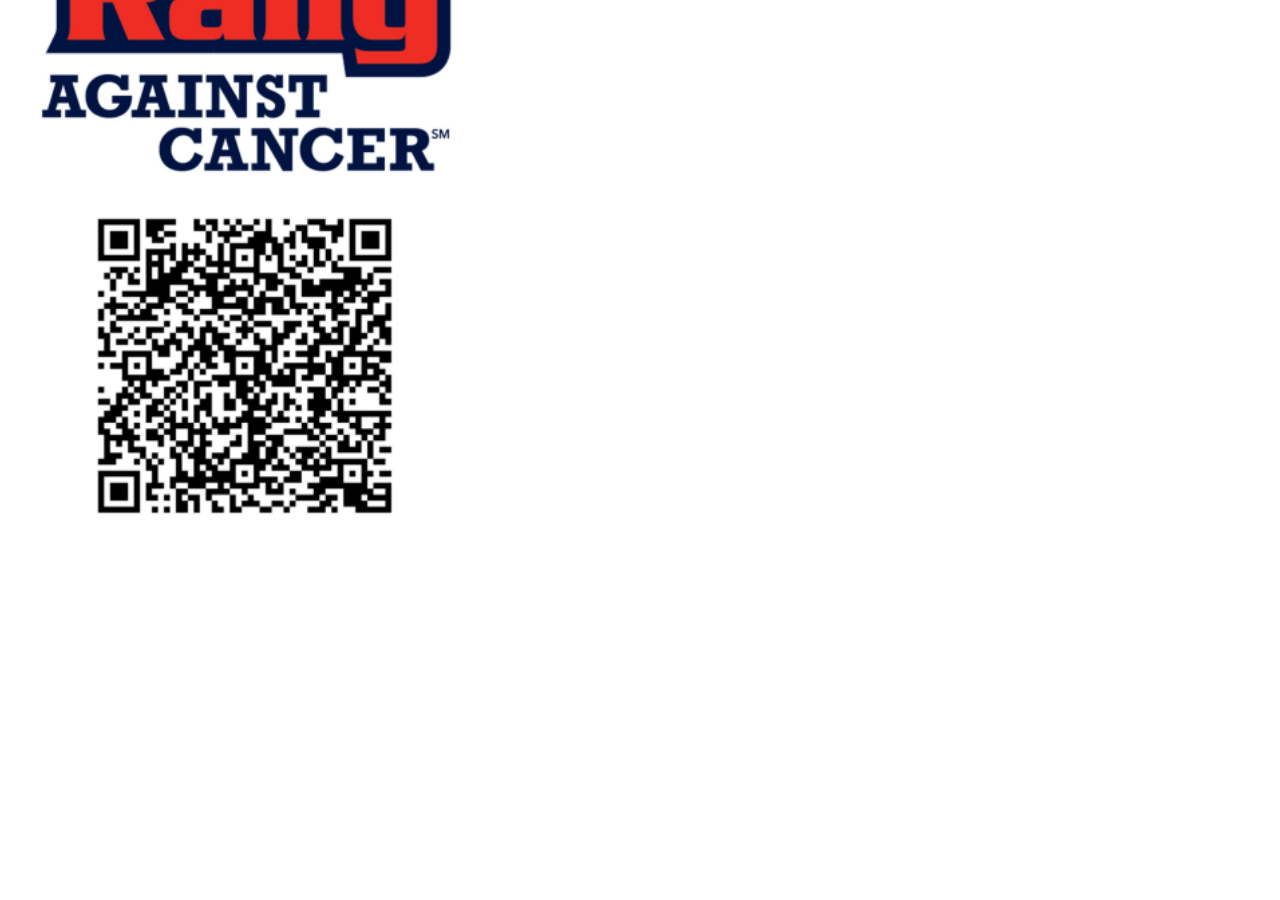
<file: Projects/AdminDashboard/holly.html>
<!DOCTYPE html>
<html lang="en">
<head>
    <meta charset="UTF-8">
    <meta http-equiv="X-UA-Compatible" content="IE=edge">
    <meta name="viewport" content="width=device-width, initial-scale=1.0">
    <title>Document</title>
    <link rel="stylesheet" href="holly.css">
</head>
<body>
    <img src="holly.png">
</body>
</html>
</file>
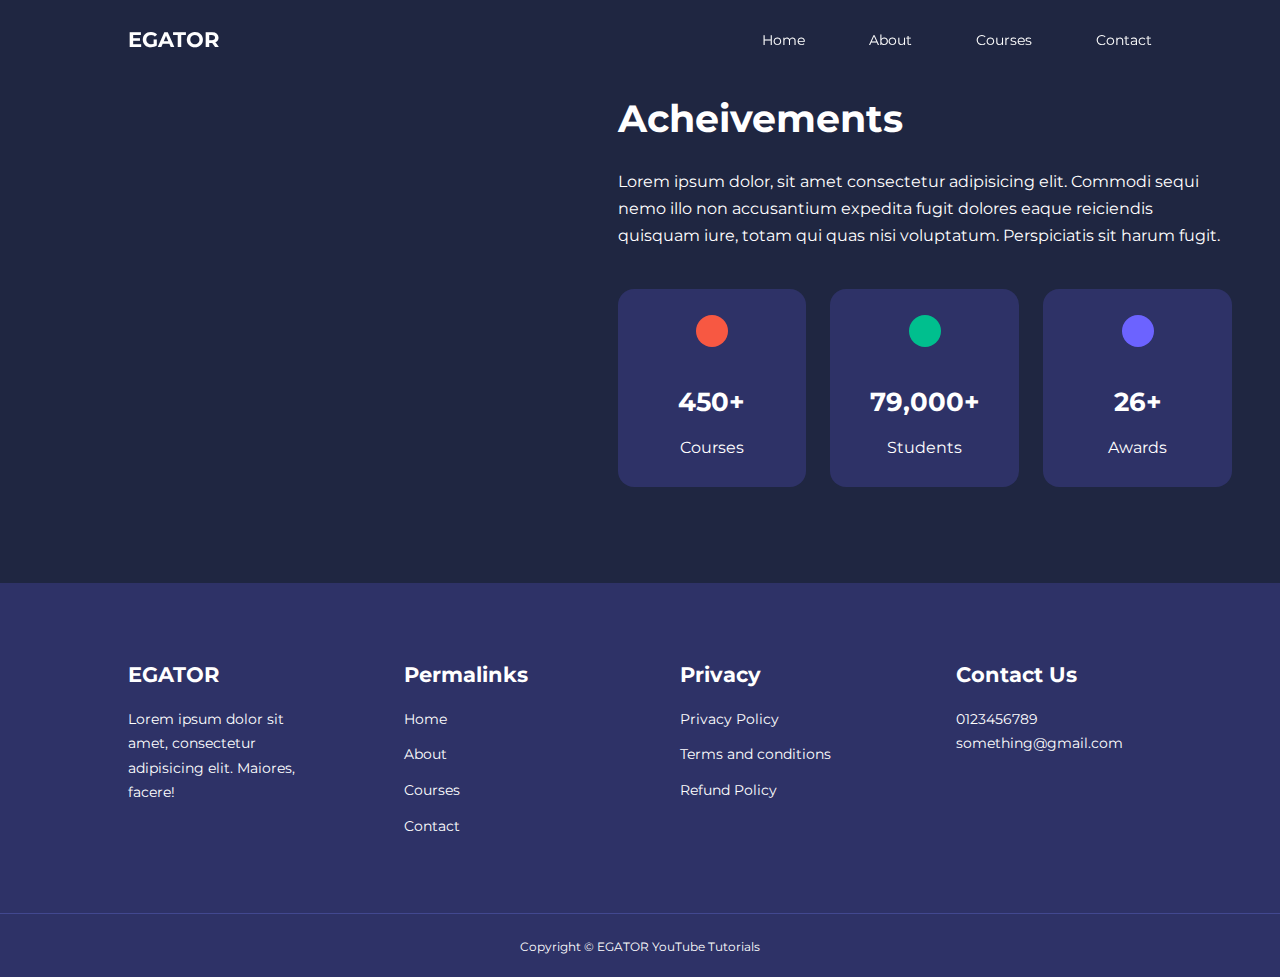
<file: Projects/Newproject/about.html>
<!DOCTYPE html>
<html lang="en">
<head>
    <meta charset="UTF-8">
    <meta http-equiv="X-UA-Compatible" content="IE=edge">
    <meta name="viewport" content="width=device-width, initial-scale=1.0">
    <title>Document</title>

    <link rel="stylesheet" href="style.css">
    <link rel="stylesheet" href="about.css">
    <link rel="stylesheet" href="https://unicons.iconscout.com/release/v4.0.0/css/line.css">

    <link rel="preconnect" href="https://fonts.googleapis.com">
    <link rel="preconnect" href="https://fonts.gstatic.com" crossorigin>
    <link href="https://fonts.googleapis.com/css2?family=Montserrat:wght@300;400;500;600;700;800&family=Poppins:wght@300;400;500;600;700;800&display=swap" rel="stylesheet">
    <link rel="stylesheet" href="https://unpkg.com/swiper@8/swiper-bundle.min.css">
</head>
<body>
    <nav>
        <div class="container nav__container">
            <a href="index.html"><h4>EGATOR</h4></a>
            <ul class="nav__menu">
                <li><a href="index.html">Home</a></li>
                <li><a href="about.html">About</a></li>
                <li><a href="courses.html">Courses</a></li>
                <li><a href="contact.html">Contact</a></li>
            </ul>
            <button id="open-menu-btn"><i class="uil uil-bars"></i></button>
            <button id="close-menu-btn"><i class="uil uil-multiply"></i></button>
        </div>
    </nav>



    <section class="about_-achievements">
        <div class="container about__achievements-container">
            <div class="about__achievements-left">
                <img>
            </div>
            <div class="about__achievements-right">
                <h1>Acheivements</h1>
                <p>
                    Lorem ipsum dolor, sit amet consectetur adipisicing elit. 
                    Commodi sequi nemo illo non accusantium expedita fugit dolores 
                    eaque reiciendis quisquam iure, totam qui quas nisi voluptatum. 
                    Perspiciatis sit harum fugit.
                </p>
                <div class="achievements__cards">
                    <article class="achievement__card">
                        <span class="achievement__icon">
                            <i class="uil uil-video"></i>
                        </span>
                        <h3>450+</h3>
                        <p>Courses</p>
                    </article>

                    <article class="achievement__card">
                        <span class="achievement__icon">
                            <i class="uil uil-users-alt"></i>
                        </span>
                        <h3>79,000+</h3>
                        <p>Students</p>
                    </article>

                    <article class="achievement__card">
                        <span class="achievement__icon">
                            <i class="uil uil-trophy"></i>
                        </span>
                        <h3>26+</h3>
                        <p>Awards</p>
                    </article>
                </div>
            </div>
        </div>
    </section>

















    <footer>
        <div class="container footer__container">
            <div class="footer__1">
                <a href="index.html" class="footer__logo"><h4>EGATOR</h4></a>
                <p>
                    Lorem ipsum dolor sit amet, consectetur adipisicing elit. Maiores, facere!
                </p>
            </div>
            
    
    
            <div class="footer__2">
                <h4>Permalinks</h4>
                <ul class="permalinks">
                    <li><a href="index.html">Home</a></li>
                    <li><a href="about.html">About</a></li>
                    <li><a href="courses.html">Courses</a></li>
                    <li><a href="contact.html">Contact</a></li>
                </ul>
            </div>
    
            <div class="footer__3">
                <h4>Privacy</h4>
                <ul class="permalinks">
                    <li><a href="index.html">Privacy Policy</a></li>
                    <li><a href="about.html">Terms and conditions</a></li>
                    <li><a href="courses.html">Refund Policy</a></li>
                </ul>
            </div>
    
            <div class="footer__4">
                <h4>Contact Us</h4>
                <div>
                    <p>0123456789</p>
                    <p>something@gmail.com</p>
                </div>
    
    
                <ul class="footer__socials">
                    <li>
                        <a href="#"><i class="uil uil-facebook"></i></a>
                    </li>
                    <li>
                        <i class="uil uil-instagram-alt"></i>
                    </li>
                    <li>
                        <i class="uil uil-twitter"></i>
                    </li>
                    <li>
                        <i class="uil uil-linkedin"></i>
                    </li>
                </ul>
            </div>
        </div>
        <div class="footer__copyright">
            <small>Copyright &copy; EGATOR YouTube Tutorials</small>
        </div>
    </footer>



    

<script src="index.js"></script>
</body>
</html>
</file>
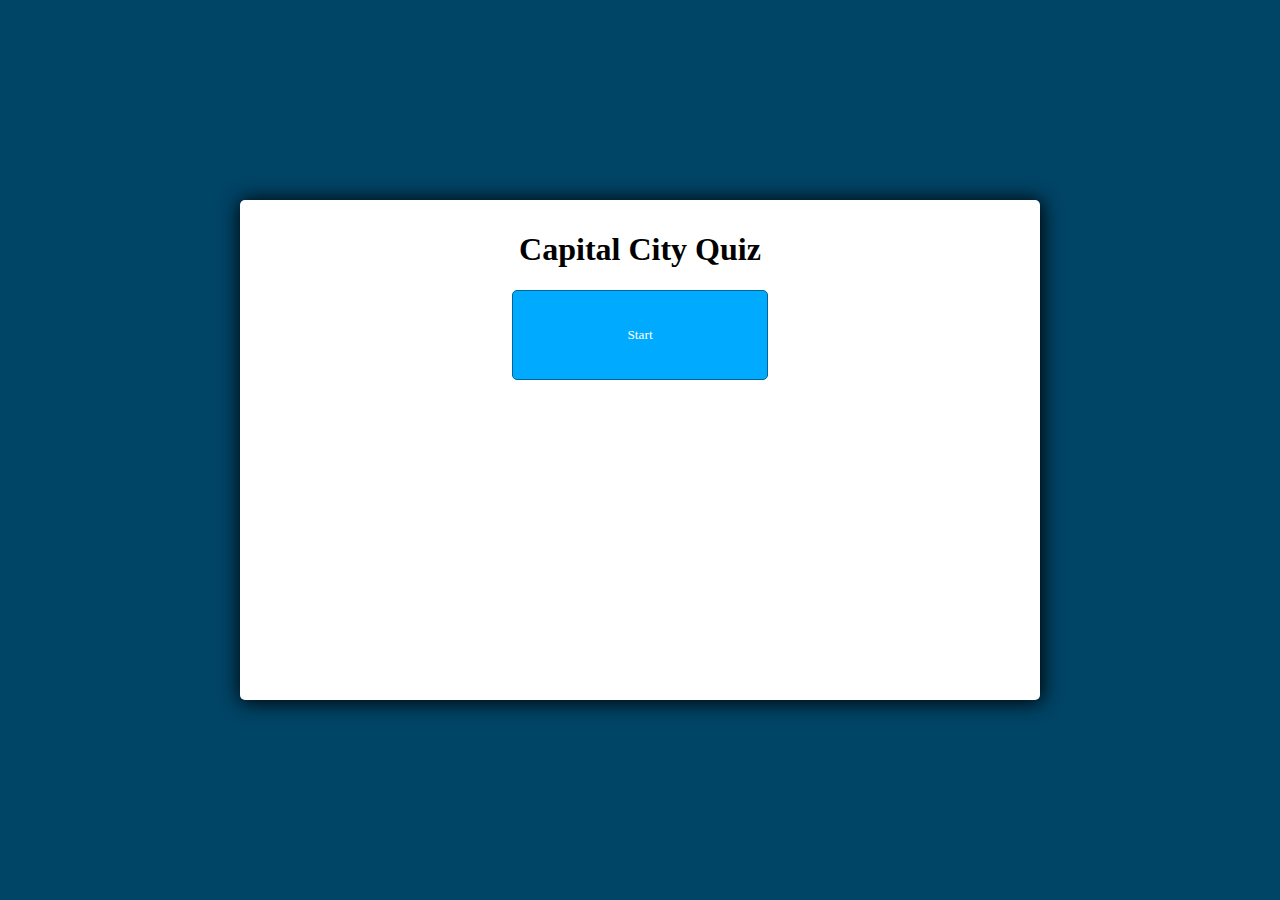
<file: Projects/QuizApp/quiz.html>
<!DOCTYPE html>
<html lang="en">
<head>
    <meta charset="UTF-8">
    <meta http-equiv="X-UA-Compatible" content="IE=edge">
    <meta name="viewport" content="width=device-width, initial-scale=1.0">
    <title>Quiz app</title>
    <script defer src="script.js"></script>
    <link rel="stylesheet" href="style.css">
    <script>


    </script>
</head>
<body>
<div class="container">
    <div id="question-container" class="hide">
        <div id="question">Question</div>
        <div id="answer-buttons" class="btn-grid"></div>
        
    </div>
    <div class="capital-container">
        <h1 class="capital">Capital City Quiz</h1>
    </div>
    <div class="controls">
        <button id="start-btn" class="start-btn btn">Start</button>
        <button id="next-btn" class="next-btn btn hide">Next</button>
    </div>
</div>

    
</body>
</html>
</file>
<file: style.css>
@import url('https://fonts.googleapis.com/css2?family=Poppins:wght@300;400;500;600;700;800&display=swap');



:root {
    --color-primary:#7380ec;
    --color-danger: #ff7782;
    --color-success: #41f1b6;
    --color-warning: #ffbb55;
    --color-white:  #fff;
    --color-info-dark: #7d8da1;
    --color-info-light: #dce1eb;
    --color-dark: #363949;
    --color-light: rgba(132, 139, 200, 0.18);
    --color-primary-variant: #111e88;
    --color-dark-variant: #677483;
    --color-background: #f6f6f9;

    --card-border-radius: 2rem;
    --border-radius-1: 0.4rem;
    --border-radius-2: 0.8rem;
    --border-radius-3: 1.2rem;

    --card-padding: 1.8rem;
    --padding-1: 1.2rem;

    --box-shadow: 0 2rem 3rem var(--color-light);
    
}


.dark-theme-variables {
    --color-background: #181a1e;
    --color-white: #202528;
    --color-dark: #edeffd;
    --color-dark-variant: #a3bdcc;
    --color-light: rgba(0, 0, 0, 0.4);
    --box-shadow: 0 2rem 3rem var(--color-light);
}

* {
    margin: 0;
    padding: 0;
    outline: 0;
    appearance: none;
    border: 0;
    text-decoration: none;
    list-style: none;
    box-sizing: border-box;
}

html {
    font-size: 14px;
}

body {
    width: 100%;
    height: 100vh;
    font-family: poppins, sans-serif;
    font-size: 0.88rem;
    background: var(--color-background);
    user-select: none;
    overflow-x: hidden;
    color: var(--color-dark);
}

.container {
    display: grid;
    width: 96%;
    margin: 0 auto;
    gap: 1.8rem;
    grid-template-columns: 14rem auto 23rem;
}

a {
    color: var(--color-dark);
}

img{
    display: block;
    width: 100%;
}

h1 {
    font-weight: 800;
    font-size: 1.8rem;
}

h2 {
    font-size: 1.4rem;
}

h3 {
    font-size: 0.87rem;
}

h4 {
    font-size: 0.8rem;
}

h5 {
    font-size: 0.77rem;
}


small {
    font-size: 0.75rem;
}

.profile-photo {
    width: 2.8rem;
    height: 2.8rem;
    border-radius: 50%;
    overflow: hidden;
}

.text-muted {
    color: var(--color-info-dark);
}

p {
    color: var(--color-dark-variant);
}

b {
    color: var(--color-dark);
}

.primary {
    color: var(--color-primary);
}

.danger {
    color: var(--color-danger);
}

.success {
    color: var(--color-success);
}

.warning {
    color: var(--color-warning);
}

aside {
    height: 100vh;
    
}

aside .top {
    display: flex;
    align-items: center;
    justify-content: space-between;
    margin-top: 1.4rem;
}


aside .logo {
    display: flex;
    gap: 0.8rem;
}

aside .logo img {
    width: 2rem;
    height: 2rem;
}

aside .close {
    display: none;
}

aside .sidebar {
    
    display: flex;
    flex-direction: column;
    height: 86vh;
    position: relative;
    top: 3rem;
}

aside h3 {
    font-weight: 500;
}


aside .sidebar a {
    display: flex;
    color: var(--color-info-dark);
    margin-left: 2rem;
    gap: 1rem;
    align-items: center;
    position: relative;
    height: 3.7rem;
    transition: all 300ms ease;
}

aside .sidebar a span {
    font-size: 1.6rem;
    transition: all 300ms ease;
}

aside .sidebar a:last-child {
    position: absolute;
    bottom: 2rem;
    width: 100%;
}

aside .sidebar a.active {
     background: var(--color-light);
     color: var(--color-primary);
     margin-left: 0;
}

aside .sidebar a.active:before {
    content: '';
    width: 6px;
    height: 100%;
    background: var(--color-primary);
}

aside .sidebar a.active span {
    color: var(--color-primary);
    margin-left: calc(1rem - 3px);
}


aside .sidebar :hover {
    color: var(--color-primary);
}

aside .sidebar a:hover span {
    margin-left: 1rem;
}


aside .sidebar .message-count {
    background: var(--color-danger);
    color: var(--color-white);
    padding: 2px 10px;
    font-size: 11px;
    border-radius: var(--border-radius-1);
}


main {
    margin-top: 1.4rem;
}

main input {
    background: transparent;
    cursor: pointer;
}

main .date {
    display: inline-block;
    background: var(--color-light);
    border-radius: var(--border-radius-1);
    margin-top: 1rem;
    padding: 0.5rem;
    
}

main .date input [type='date'] {
    background: transparent;
    color: var(--color-dark);
}

main .insights {
    display: grid;
    grid-template-columns: repeat(3, 1fr);
    gap: 1.6rem;
}

main .insights > div {
    background: var(--color-white);
    padding: var(--card-padding);
    border-radius: var(--card-border-radius);
    margin-top: 1rem;
    box-shadow: var(--box-shadow);
}

main .insights > div:hover {
    box-shadow: none;
}


main .insights > div span {
    background: var(--color-primary);
    padding: 0.5rem;
    border-radius: 50%;
    color: var(--color-white);
    font-size: 2rem;
}


main .insights > div.expenses span{
    background: var(--color-danger);
}



main .insights > div.income span{
    background: var(--color-success);
}

main .insights > div .middle {
    display: flex;
    align-items: center;
    justify-content: space-between;
}

main .insights h3 {
    margin: 1rem 0 0.6rem;
    font-size: 1rem;
}

main .insights .progress {
    position: relative;
    width: 92px;
    height: 92px;
    border-radius: 50%;
}


main .insights svg {
    width: 7rem;
    height: 7rem;
}

main .insights svg circle {
    fill: none;
    stroke: var(--color-primary);
    stroke-width: 14;
    stroke-linecap: round;
    transform: translate(5px, 5px);
    stroke-dasharray: 110;
    stroke-dashoffset: 92;

}


main .insights .expenses svg circle {
    stroke-dashoffset: -30;
    stroke-dasharray: 200;
}



main .insights .expenses svg circle {
    stroke-dashoffset: 20;
    stroke-dasharray: 80;
}



main .insights .expenses svg circle {
    stroke-dashoffset: 35;
    stroke-dasharray: 110;
}

main .insights .progress .number {
    position: absolute;
    top: 0;
    left: 0;
    height: 100%;
    width: 100%;
    display: flex;
    justify-content: center;
    align-items: center;
}


main .insights small {
    margin-top: 1.6rem;
    display: block;
}

main .recent-orders {
    margin-top: 2rem;
}

main .recent-orders h2 {
    margin-bottom: 0.8rem;
}

main .recent-orders table {
    background: var(--color-white);
    width: 100%;
    border-radius: var(--card-border-radius);
    padding: var(--card-padding);
    text-align: center;
    box-shadow: var(--box-shadow);
    transition: all 300ms ease;
}

main .recent-orders table:hover {
    box-shadow: none;
}

main table tbody td{
    height: 2.8rem;
    border-bottom: 1px solid var(--color-light);
    color: var(--color-dark-variant);
}

main table tbody tr:last-child td {
    border: none;
}

main .recent-orders a {
    text-align: center;
    display: block;
    margin: 1rem auto;
    color: var(--color-primary);
}


.right {
    margin-top: 1.4rem;
}

.right .top {
    display: flex;
    justify-content: center;
    gap: 2rem;
    
}

.right .top button {
    display: none;
}

.right .theme-toggler {
    background: var(--color-light);
    display: flex;
    justify-content: space-between;
    align-items: center;
    height: 1.6rem;
    width: 4.2rem;
    cursor: pointer;
    border-radius: var(--border-radius-1);
}


.right .theme-toggler span {
    font-size: 1.2rem;
    width: 50%;
    height: 100%;
    display: flex;
    align-items: center;
    justify-content: center;
}


.right .theme-toggler span.active {
    background: var(--color-primary);
    color: white;
    border-radius: var(--border-radius-1);
}


.right .top .profile {
    display:flex;
    gap: 2rem;
    text-align: right;
}

.right .recent-updates {
    margin-top: 1rem;
}

.right .recent-updates h2 {
    margin-bottom: 0.8rem;
}

.right .recent-updates .updates {
    background: var(--color-white);
    padding: var(--card-padding);
    border-radius: var(--card-border-radius);
    box-shadow: var(--box-shadow);
    transition: all 300ms ease;
}

.right .recent-updates .updates:hover {
    box-shadow: none;
}

.right .recent-updates .updates .update {
    display: grid;
    grid-template-columns: 2.6rem auto;
    gap: 1rem;
    margin-bottom: 1rem;
}


.right .sales-analytics h2 {
    margin-bottom: 0.8rem;
}

.right .sales-analytics .item {
    background: var(--color-white);
    display: flex;
    align-items: center;
    gap: 1rem;
    margin-bottom: 0.7rem;
    padding: 1.4rem var(--card-padding);
    border-radius: var(--card-border-radius);
    border-radius: var(--border-radius-3);
    box-shadow: var(--box-shadow);
    transition: all 300ms ease;
}


.right .sales-analytics .item:hover {
    box-shadow: none;
}


.right .sales-analytics .item .right {
    display: flex;
    justify-content: space-between;
    align-items: start;
    margin: 0;
    width: 100%;
}

.right .sales-analytics .item .icon {
    padding: 0.6rem;
    color: var(--color-white);
    border-radius: 50%;
    display: flex;
}


.right .sales-analytics .item.online .icon {
    background: var(--color-primary);
}

.right .sales-analytics .item.offline .icon {
    background: var(--color-danger);
}

.right .sales-analytics .item.customers .icon {
    background: var(--color-success);
}


.right .sales-analytics .add-product {
    background-color: transparent;
    border: 2px dashed var(--color-primary);
    color: var(--color-primary);
    display: flex;
    align-items: center;
    justify-content: center;
    cursor: pointer;
}

.right .sales-analytics .add-product:hover {
    background: var(--color-primary);
    color: white;
}

.right .sales-analytics .add-product div {
    display: flex;
    align-items: center;
    gap: 0.6rem;
}

.right .sales-analytics .add-product div h3 {
    font-weight: 600;
}


@media screen and (max-width: 1200px) {
    .container {
        width: 94%;
        grid-template-columns: 7rem auto 23rem;
    }

    aside .logo h2{
        display: none;
    }

    aside .sidebar h3 {
        display: none;
    }

    aside .sidebar a {
        width: 5.6rem;
    }

    aside .sidebar a:last-child {
        position: relative;
        margin-top: 1.8rem;
    }

    main .insights {
        grid-template-columns: 1fr;
        gap: 0;
    }

    main .recent-orders {
        width: 94%;
        position: absolute;
        left: 50%;
        transform: translateX(-50%);
        margin: 2rem 0 0 8.8rem;
    }

    main .recent-orders table {
        width: 83vw;
    }

    main table thead tr th:last-child, main table thead tr th:first-child {
        display: none;
    }

    main table tbody tr td:last-child, main table tbody tr td:first-child {
        display: none;
    }

}


@media screen and (max-width: 768px) {
    .container {
        width: 100%;
        grid-template-columns: 1fr;
    }

    aside {
        position: fixed;
        left: -100%;
        background: var(--color-white);
        width: 18rem;
        z-index: 3;
        box-shadow: 1rem 3rem 4rem var(--color-light);
        height: 100vh;
        padding-right: var(--card-padding);
        display: none;
        animation: showMenu 400ms ease forwards;
    }

    @keyframes showMenu {
        to{
            left: 0;
        }
    }


    aside .logo {
        margin-left: 1rem;
    }

    aside .logo h2 {
        display: inline;
    }

    aside .logo h3 {
        display: inline;
    }

    aside .sidebar a{
        width: 100%;
        height: 3.4rem;
    }

    aside .sidebar a:last-child{
        position: absolute;
        bottom: 5rem;
    }

    aside .close {
        display: inline-block;
        cursor: pointer;
    }

    main {
        margin-top: 8rem;
        padding: 0 1rem;
    }

    main .recent-orders {
        position: relative;
        margin: 3rem 0 0 0;
        width: 100%;
    }

    main .recent-orders table {
        width: 100%;
        margin: 0;
    }

    .right {
        width: 94%;
        margin: 0 auto 4rem;
    }

    .right .top {
        position: fixed;
        top: 0;
        left: 0;
        align-items: center;
        padding: 0 0.8rem;
        background: var(--color-white);
        width: 100%;
        margin: 0;
        z-index: 2;
        box-shadow: 0 1rem 1rem var(--color-light);
    }

    .right .top .theme-toggler {
        width: 4.4rem;
        position: absolute;
        left: 66%;
    }

    .right .profile .info {
        display: none;
    }

    .right .top button {
        display: inline-block;
        background: transparent;
        cursor: pointer;
        color: var(--color-dark);
        position: absolute;
        left: 1rem;
    }

    .right .top button span {
        font-size: 2rem;
    }

}
</file>
<file: Projects/Newproject/style.css>
* {
    margin: 0;
    padding: 0;
    border: 0;
    outline: 0;
    text-decoration: none;
    list-style: none;
    box-sizing: border-box;
}

:root {
    --color-primary: #6c63ff;
    --color-success: #00bf8e;
    --color-warning: #f7c94b;
    --color-danger: #f75842;
    --color-danger-variant: rgba(247, 88, 66, 0.4);
    --color-white: #fff;
    --color-light: rgba(255, 255, 255, 0.7);
    --color-black: #000;
    --color-bg: #1f2641;
    --color-bg1: #2e3267;
    --color-bg2: #424890;

    --container-width-lg: 80%;
    --container-width-md: 90%;
    --container-width-sm: 94%;

    --transition: all 400ms ease;
}

body {
    font-family: 'Montserrat', sans-serif;
    line-height: 1.7;
    color: var(--color-white);
    background: var(--color-bg);
}

.container {
    width: var(--container-width-lg);
    margin: 0 auto;
    
}

section {
    padding: 6rem 0;

}

section h2 {
    text-align: center;
    margin-bottom: 4rem;
}

h1, h2, h3, h4, h5 {
    line-height: 1.2;
}

h1 {
    font-size: 2.4rem;
}

h2 {
    font-size: 2rem;
}

h3 {
    font-size: 1.6rem;
}

h4 {
    font-size: 1.3rem;
}

a {
    color: var(--color-white);
}

img {
    width: 100%;
    display: block;
    object-fit: cover;
}

.btn {
    display: inline-block;
    background: var(--color-white);
    color: var(--color-black);
    padding:  1rem 2rem;
    border: 1px solid transparent;
    font-weight: 500;
    transition: var(--transition);
}

.btn:hover {
    background: transparent;
    color: var(--color-white);
    border-color: var(--color-white);

}

.btn-primary {
    background: var(--color-danger);
    color: var(--color-white);
}

nav {
    width: 100vw;
    height: 5rem;
    position: fixed;
    top: 0;
    z-index: 11;
    background: transparent;
}


.window-scroll {
    background: var(--color-primary);
    box-shadow: 0 1rem 2rem rgba(0, 0, 0, 0.2);
}

.nav__container {
    height: 100%;
    display: flex;
    justify-content: space-between;
    align-items: center;
}


nav button {
    display: none;
}

.nav__menu {
    display: flex;
    align-items: center;
    gap: 4rem;
}

.nav__menu a {
    font-size: 0.9rem;
    transition: var(--transition);
}

.nav__menu a:hover {
    color: var(--color-bg2);
}


header {
    position: relative;
    top: 5rem;
    overflow: hidden;
    height: 70vh;
    margin-bottom: 5rem;
}

.header__container {
    display: grid;
    grid-template-columns: 1fr 1fr;
    align-items: center;
    gap: 5rem;
    height: 100%;
}

.header__left p {
    margin: 1rem 0 2.4rem;
}


.categories {
    background: var(--color-bg1);
    height: 32rem;
}

.categories h1 {
    line-height: 1;
    margin-bottom: 3rem;
}

.categories__container {
    display: grid;
    grid-template-columns: 40% 60%;
    gap: 4rem;
}


.categories__left {
    margin-right: 4rem;
}

.categories__left p {
    margin: 1rem 0 3rem;
}

.categories__right {
    display: grid;
    grid-template-columns: repeat(3, 1fr);
    gap: 1.2rem;
}

.category {
    background: var(--color-bg2);
    padding: 2rem;
    border-radius: 2rem;
    transition: var(--transition);
}

.category:hover {
    box-shadow: 0 3rem 3rem rgba(0, 0, 0, 0.3);
    z-index: 1;
}

.category:nth-child(2) .category__icon {
    background: var(--color-danger);
}

.category:nth-child(3) .category__icon {
    background: var(--color-success);
}

.category:nth-child(4) .category__icon {
    background: var(--color-warning);
}

.category:nth-child(5) .category__icon {
    background: var(--color-success);
}

.category__icon {
    background: var(--color-primary);
    padding: 0.7rem;
    border-radius: 0.9rem;
}


.category h5 {
    margin: 2rem 0 1rem;
}


.category p {
    font-size: 0.85rem;
}

.courses {
    margin-top: 10rem;
}

.courses__container {
    display: grid;
    grid-template-columns: repeat(3, 1fr);
    gap: 2rem;
}

.course {
    background: var(--color-bg1);
    text-align: center;
    border: 1px solid transparent;
    transition: var(--transition);
}

.course:hover {
    background: transparent;
    border-color: var(--color-primary);
}

.course__info {
    padding: 2rem;
}

.course__info {
    padding: 2rem;
}

.course__info p {
    margin: 1.2rem 0 2rem;
    font-size: 0.9rem;
}

.faqs {
    background: var(--color-bg1);
    box-shadow: inset 0 0 3rem rgba(0, 0, 0, 0.5);
}

.faqs__container {
    display: grid;
    grid-template-columns: 1fr 1fr;
    gap: 1rem;
}

.faq {
    padding: 2rem;
    display: flex;
    align-items: center;
    gap: 1.4rem;
    height: fit-content;
    background: var(--color-primary);
    cursor: pointer;
}

.faq h4 {
    font-size: 1rem;
    line-height: 2.2;
}

.faq__icon {
    align-self: flex-start;
    font-size: 1.2rem;
}

.faq p {
    margin-top: 0.8rem;
    display: none;
}

.faq.open p {
    display: block;
}


.testimonials__container {
    overflow-x: hidden;
    position: relative;
    margin-bottom: 5rem;
}


.testimonial {
    padding-top: 2rem;
}

.avatar {
    width: 6rem;
    height: 6rem;
    border-radius: 50%;
    overflow: hidden;
    margin: 0 auto 1rem;
    border: 1rem solid var(--color-bg1);
}


.testimonial__info {
    text-align: center;
}


.testimonial__body {
    background: var(--color-primary);
    padding: 2rem;
    margin-top: 3rem;
    position: relative;
}

.testimonial__body::before {
    content: "";
    display: block;
    background: linear-gradient(135deg,transparent, var(--color-primary), var(--color-primary));
    width: 3rem;
    height: 3rem;
    position: absolute;
    left: 50%;
    top: -1.5rem;
    transform: rotate(45deg);
}


footer {
    background: var(--color-bg1);
    padding-top: 5rem;
    font-size: 0.9rem;
}

.footer__container {
    display: grid;
    grid-template-columns: repeat(4, 1fr);
    gap: 5rem;
}

.footer__container > div h4 {
    margin-bottom: 1.2rem;
}

.footer__1 p {
    margin: 0 0 2rem;
}

footer ul li {
    margin-bottom: 0.7rem;
}

footer ul li a:hover {
    text-decoration: underline;
}

.footer__socials {
    display: flex;
    gap: 1rem;
    font-size: 1.2rem;
    margin-top: 2rem;
}

.footer__copyright {
    text-align: center;
    margin-top: 4rem;
    padding: 1.2rem 0;
    border-top: 1px solid var(--color-bg2);
}


@media screen and (max-width: 1024px) {
    .container {
        width: var(--container-width-md);
    }

    h1 {
        font-size: 2.2rem;
    }

    h2 {
        font-size: 1.7rem;
    }

    h3 {
        font-size: 1.4rem;
    }

    h4 {
        font-size: 1.2rem;
    }

    nav button {
        display: inline-block;
        background: transparent;
        font-size: 1.8rem;
        color: var(--color-white);
        cursor: pointer;
    }


    nav button#close-menu-btn {
        display: none;
    }

    .nav__menu {
        position: fixed;
        top: 5rem;
        right: 5%;
        height: fit-content;
        width: 18rem;
        flex-direction: column;
        gap: 0;
        display: none;
    }

    .nav__menu li {
        width: 100%;
        height: 5.8rem;
        animation: animateNavItems 400ms linear forwards;
        transform-origin: top right;
        opacity: 0;
    }

    .nav__menu li:nth-child(2) {
        animation-delay: 200ms;
    }

    .nav__menu li:nth-child(3) {
        animation-delay: 400ms;
    }

    .nav__menu li:nth-child(4) {
        animation-delay: 600ms;
    }

    @keyframes animateNavItems {
        0% {
            transform: rotateZ(-90deg) rotateX(90deg) scale(0.1);
        }

        100% {
            transform: rotateZ(0) rotateX(0) scale(1);
            opacity: 1;
        }
    }

    .nav__menu li a {
        background: var(--color-primary);
        box-shadow: -4rem 6rem 10rem rgba(0, 0, 0, 0.6);
        width: 100%;
        height: 100%;
        display: grid;
        place-items: center;
    }

    .nav__menu li a:hover {
        background: var(--color-bg2);
        color: var(--color-white);
    }

    header {
        height: 52vh;
        margin-bottom: 4rem;
    }

    .header__container {
        gap: 0;
        padding-bottom: 3rem;
    }

    .categories {
        height: auto;
    }

    .categories__container {
        grid-template-columns: 1fr;
        gap: 3rem;
    }

    .categories__left {
        margin-right: 0;
    }

    .courses {
        margin-top: 0;
    }

    .courses__container {
        grid-template-columns: 1fr 1fr;
    }


    .faqs__container {
        grid-template-columns: 1fr;
    }

    .faq {
        padding: 1.5rem;
    }

    .footer__container {
        grid-template-columns: 1fr 1fr;
    }
}


@media screen and (max-width: 600px) {
    .container {
        width: var(--container-width-sm);
    }

    .nav__menu {
        right: 3%;
    }

    header {
        height: 100vh;
    }

    .header__container {
        text-align: center;
        margin-top: -2rem;
        margin-top: 0;
    }

    .header__left p {
        margin-bottom: 1.3rem;
    }

    .categories__right {
        grid-template-columns: 1fr 1fr;
        gap: 0.7rem;
    }

    .category {
        padding: 1rem;
        border-radius: 1rem;
    }

    .category__icon {
        margin-top: 4px;
        display: inline-block;
    }

    .courses__container {
        grid-template-columns: 1fr;
    }

    .testimonial__body {
        padding: 1.2rem;
    }

    .footer__container {
        grid-template-columns: 1fr;
        text-align: center;
        gap: 2rem;
    }

    .footer__1 p {
        margin: 1rem auto;
    }

    .footer__socials {
        justify-content: center;
    }
}
</file>
<file: Projects/AdminDashboard/holly.css>
body {
    display: flex;
    justify-content: center;
    align-items: center;
}


img {
    height: 70vh;
    margin-top: 45vh;
    position: absolute;
    left: 2vw;
}
</file>
<file: Projects/Newproject/about.css>
:root {
    --color-primary: #6c63ff;
    --color-success: #00bf8e;
    --color-warning: #f7c94b;
    --color-danger: #f75842;
    --color-danger-variant: rgba(247, 88, 66, 0.4);
    --color-white: #fff;
    --color-light: rgba(255, 255, 255, 0.7);
    --color-black: #000;
    --color-bg: #1f2641;
    --color-bg1: #2e3267;
    --color-bg2: #424890;

    --container-width-lg: 80%;
    --container-width-md: 90%;
    --container-width-sm: 94%;

    --transition: all 400ms ease;
}





.about__achievements {
    margin-top: 3rem;
}

.about__achievements-container {
    display: grid;
    grid-template-columns: 40% 60%;
    gap: 5rem;
}


.about__achievements-right > p {
    margin: 1.6rem 0 2.5rem;
}

.achievements__cards {
    display: grid;
    grid-template-columns: repeat(3, 1fr);
    gap: 1.5rem;
}

.achievement__card {
    background: var(--color-bg1);
    padding: 1.6rem;
    border-radius: 1rem;
    text-align: center;
    transition: var(--transition);
}

.achievement__card:hover {
    background: var(--color-bg2);
    box-shadow: 0 3rem 3rem rgba(0, 0, 0, 0.3);

}

.achievement__icon {
    background: var(--color-danger);
    padding: 1rem;
    border-radius: 1rem;
    display: inline-block;
    margin-bottom: 2rem;
    font-size: 2rem;
}

.achievement__card:nth-child(2) .achievement__icon {
    background: var(--color-success);
}


.achievement__card:nth-child(3) .achievement__icon {
    background: var(--color-primary);
}

.achievement__card p {
    margin-top: 1rem;
}
</file>
<file: Projects/QuizApp/style.css>
*, *::before, *::after {
    box-sizing: border-box;
    font-family: gotham rounded;
}

:root {
    --hue-neutral: 200;
    --hue-wrong: 0;
    --hue-correct: 145;
}


body {
    --hue: var(--hue-neutral);
    padding: 0;
    margin: 0;
    display: flex;
    justify-content: center;
    align-items: center;
    width: 100%;
    height: 100vh;
    background-color: hsl(var(--hue), 100%, 20%);
}

body.correct {
    --hue: var(--hue-correct);
}

body.wrong {
    --hue: var(--hue-wrong);
}

.container {
    width: 800px;
    height: 500px;
    max-width: 80%;
    background-color: white;
    border-radius: 5px;
    padding: 10px;
    box-shadow: 1px 1px 20px 1px;
    
}

.btn-grid {
    display: grid;
    grid-template-columns: repeat(2, auto);
    gap: 10px;
    margin: 20px 0;
}

.btn {
    --hue: var(--hue-neutral);
    border: 1px solid hsl(var(--hue), 100%, 30%);
    background-color: hsl(var(--hue), 100%, 50%);
    border-radius: 5px;
    padding: 5px 10px;
    color: white;
    outline: none;
    height: 10vh;
    cursor: pointer;
}

.btn:hover {
    border-color: black;
    background: rgba(13, 188, 219, 0.466);
}

.btn.correct {
    --hue: var(--hue-correct);
    color: black;
}

.btn.wrong {
    --hue: var(--hue-wrong);
}


.next-btn {
    width: 20vw;
    cursor: pointer;
}



.start-btn {
    width: 20vw;
    margin: auto;
    
}



.start-btn .next-btn {
    font-size: 1.5rem;
    font-weight: bold;
    padding: 10px 20px;
    
}



.controls {
    display: flex;
    justify-content: center;
    align-items: center;
}


.capital-container {
    
    display: flex;
    justify-content: center;
    align-items: center;
}


.hide {
    display: none;
}
</file>
<file: Projects/SASS/css/style.min.css>
@import url("https://fonts.googleapis.com/css2?family=Montserrat:wght@300;400;500;600;700&family=Poppins:wght@300;400;500;600;700;800&display=swap");*{margin:0;padding:0;border:0;outline:0;list-style:none;text-decoration:none;-webkit-box-sizing:border-box;box-sizing:border-box}body{background:#480ca8}html{scroll-behavior:smooth}body{font-family:"Montserrat, sans-serif";line-height:1.5;color:rgba(12,3,27,0.7);background:rgba(76,201,240,0.1);-webkit-user-select:none;-moz-user-select:none;-ms-user-select:none;user-select:none}.container{width:82%;margin:0 auto}img{display:block;width:100%}h1,h2,h3,h4,h5{line-height:1.2}section{margin-top:6rem}section>h2{text-align:center}section>p{text-align:center;width:42%;margin:0.6rem auto 2.5rem}.btn{display:inline-block;width:-webkit-fit-content;width:-moz-fit-content;width:fit-content;padding:0.75rem 1rem;border-radius:0.4rem;background:#f72585;color:#fff;cursor:pointer;-webkit-transition:all 400ms ease;transition:all 400ms ease}.btn:hover{background:#f84c9b;-webkit-box-shadow:0 1rem 1.6rem rgba(12,3,27,0.15);box-shadow:0 1rem 1.6rem rgba(12,3,27,0.15)}.btn-primary{display:inline-block;width:-webkit-fit-content;width:-moz-fit-content;width:fit-content;padding:0.75rem 1rem;border-radius:0.4rem;background:#480ca8;color:#fff;cursor:pointer;-webkit-transition:all 400ms ease;transition:all 400ms ease}.btn-primary:hover{background:#580fce;-webkit-box-shadow:0 1rem 1.6rem rgba(12,3,27,0.15);box-shadow:0 1rem 1.6rem rgba(12,3,27,0.15)}@media screen and (max-width: 1024px){.container{width:90%}section>p{width:55%}}@media screen and (max-width: 600px){section>p{width:90%}}nav{width:100vw;height:5rem;position:fixed;z-index:10;display:-ms-grid;display:grid;place-items:center;background:linear-gradient(135deg, #480ca8, #4cc9f0);color:#fff;-webkit-box-shadow:0 1rem 1rem rgba(12,3,27,0.1);box-shadow:0 1rem 1rem rgba(12,3,27,0.1)}nav h1,nav h2,nav h3,nav h4,nav h5{color:#fff}nav .container{display:-webkit-box;display:-ms-flexbox;display:flex;-webkit-box-pack:justify;-ms-flex-pack:justify;justify-content:space-between;-webkit-box-align:center;-ms-flex-align:center;align-items:center}nav .container ul{display:-webkit-box;display:-ms-flexbox;display:flex;gap:3rem;-webkit-box-align:center;-ms-flex-align:center;align-items:center}nav .container button{display:none}nav .container a{color:#fff;font-weight:400;font-size:0.9rem}nav .container .nav__logo h3{color:#fff}@media screen and (max-width: 1024px){nav .container button{display:inline-block;background:transparent;color:#fff;font-size:2rem;cursor:pointer}nav .container button#close__nav-btn{display:none}nav .container ul{position:fixed;right:5%;top:5rem;-webkit-box-orient:vertical;-webkit-box-direction:normal;-ms-flex-direction:column;flex-direction:column;-webkit-box-align:start;-ms-flex-align:start;align-items:flex-start;gap:0;display:none;-webkit-perspective:300px;perspective:300px}nav .container ul li{width:100%;opacity:0;-webkit-animation:flipNavItem 300ms ease forwards;animation:flipNavItem 300ms ease forwards;-webkit-transform-origin:top;transform-origin:top}nav .container ul li:nth-child(2){-webkit-animation-delay:200ms;animation-delay:200ms}nav .container ul li:nth-child(3){-webkit-animation-delay:400ms;animation-delay:400ms}nav .container ul li:nth-child(4){-webkit-animation-delay:600ms;animation-delay:600ms}nav .container ul li:nth-child(5){-webkit-animation-delay:800ms;animation-delay:800ms}@-webkit-keyframes flipNavItem{0%{-webkit-transform:rotateX(90deg);transform:rotateX(90deg)}100%{-webkit-transform:rotateX(0deg);transform:rotateX(0deg);opacity:1}}@keyframes flipNavItem{0%{-webkit-transform:rotateX(90deg);transform:rotateX(90deg)}100%{-webkit-transform:rotateX(0deg);transform:rotateX(0deg);opacity:1}}nav .container ul li a{color:#fff;height:100%;display:block;padding:1.5rem;border-radius:0;background:-webkit-gradient(linear, left top, left bottom, from(#4cc9f0), to(#14b8eb));background:linear-gradient(#4cc9f0, #14b8eb)}nav .container ul li a.btn{background:#f72585}}header{background:linear-gradient(135deg, #480ca8, #4cc9f0);color:#fff;height:100vh;display:-ms-grid;display:grid;place-items:center;overflow:hidden}header h1,header h2,header h3,header h4,header h5{color:#fff}header .container{margin-top:3rem;display:-ms-grid;display:grid;-ms-grid-columns:46% 46%;grid-template-columns:46% 46%;gap:8%;-webkit-box-align:center;-ms-flex-align:center;align-items:center;-webkit-box-pack:justify;-ms-flex-pack:justify;justify-content:space-between}header .container .header__content h1{font-size:3.5rem;line-height:1.1;letter-spacing:-3px;font-weight:300}header .container .header__content p{margin:1rem 0 2rem;color:rgba(255,255,255,0.7);font-size:1.1rem}@media screen and (max-width: 1024px){header{height:60vh}header .container{gap:1rem}header .container .header__content h1{font-size:2.5rem}}@media screen and (max-width: 600px){header{height:100vh;padding-top:3rem}header .container{-ms-grid-columns:1fr;grid-template-columns:1fr;text-align:center}header .container .header__content{margin:0.8rem 0 1.5rem;line-height:1.4}}#services .container{display:-ms-grid;display:grid;-ms-grid-columns:(1fr)[3];grid-template-columns:repeat(3, 1fr);gap:2rem}#services .container article{background:linear-gradient(135deg, #480ca8, #4cc9f0);color:#fff;padding:1.5rem;border-radius:1rem;display:-webkit-box;display:-ms-flexbox;display:flex;gap:1.5rem;height:-webkit-fit-content;height:-moz-fit-content;height:fit-content;-webkit-transition:all 400ms ease;transition:all 400ms ease}#services .container article h1,#services .container article h2,#services .container article h3,#services .container article h4,#services .container article h5{color:#fff}#services .container article:hover{margin-top:-0.5rem}#services .container article i{font-size:1.7rem}#services .container article div h4{margin-bottom:1rem}@media screen and (max-width: 1024px){#services .container{gap:1rem;-ms-grid-columns:1fr 1fr;grid-template-columns:1fr 1fr}#services .container article{padding:1.2rem;gap:0.8rem}#services .container article:hover{margin:0}}@media screen and (max-width: 600px){#services .container{-ms-grid-columns:1fr;grid-template-columns:1fr}#services article div h4{margin-bottom:0.8rem}}#specialists .container{width:68%;display:-ms-grid;display:grid;-ms-grid-columns:(1fr)[4];grid-template-columns:repeat(4, 1fr);gap:2rem}#specialists .container article{background:#fff;border-radius:1rem;-webkit-box-shadow:0 1.5rem 1.5rem rgba(12,3,27,0.1);box-shadow:0 1.5rem 1.5rem rgba(12,3,27,0.1);position:relative;-webkit-transition:all 700ms ease;transition:all 700ms ease}#specialists .container article:hover{-webkit-box-shadow:none;box-shadow:none}#specialists .container article:hover .specialist__image::before{left:0;border-radius:1rem}#specialists .container article:hover .specialist__socials,#specialists .container article:hover .specialist__whatsapp{opacity:1;visibility:visible}#specialists .container article .specialist__image{height:20rem;position:relative;border-radius:1rem;overflow:hidden}#specialists .container article .specialist__image::before{content:'';display:block;width:100%;height:100%;position:absolute;top:0;left:-100%;background:linear-gradient(135deg, rgba(72,12,168,0.8), rgba(76,201,240,0.8));border-radius:50%;-webkit-transition:all 1s ease;transition:all 1s ease}#specialists .container article .specialist__details{margin:1.5rem 0;text-align:center}#specialists .container article .specialist__socials{position:absolute;top:1.2rem;right:1.2rem;display:-webkit-box;display:-ms-flexbox;display:flex;-webkit-box-orient:vertical;-webkit-box-direction:normal;-ms-flex-direction:column;flex-direction:column;gap:1rem;opacity:0;visibility:hidden;-webkit-transition:all 1s 400ms ease;transition:all 1s 400ms ease}#specialists .container article .specialist__socials a{background:#fff;color:#480ca8;padding:0.4rem;display:-webkit-box;display:-ms-flexbox;display:flex;font-size:0.8rem;border-radius:50%;-webkit-transition:all 400ms ease;transition:all 400ms ease}#specialists .container article .specialist__socials a:hover{background:#480ca8;color:#fff}#specialists .container article .specialist__whatsapp{background:#54eb72;color:#fff;position:absolute;left:50%;-webkit-transform:translateX(-50%);transform:translateX(-50%);bottom:30%;padding:1rem;border-radius:50%;display:-webkit-box;display:-ms-flexbox;display:flex;opacity:0;visibility:hidden;-webkit-transition:all 1s 400ms ease;transition:all 1s 400ms ease}@media screen and (max-width: 1024px){#specialists .container{-ms-grid-columns:1fr 1fr;grid-template-columns:1fr 1fr}}@media screen and (max-width: 600px){#specialists .container{-ms-grid-columns:1fr;grid-template-columns:1fr}}.swiper{width:82%}.swiper .swiper-wrapper{margin-bottom:4rem}.swiper .swiper-wrapper .swiper-slide{background:linear-gradient(135deg, #480ca8, #4cc9f0);color:#fff;padding:1.5rem 2rem;border-radius:1rem;cursor:default;font-size:0.9rem}.swiper .swiper-wrapper .swiper-slide h1,.swiper .swiper-wrapper .swiper-slide h2,.swiper .swiper-wrapper .swiper-slide h3,.swiper .swiper-wrapper .swiper-slide h4,.swiper .swiper-wrapper .swiper-slide h5{color:#fff}.swiper .swiper-wrapper .swiper-slide p{margin-bottom:1.5rem}.swiper .swiper-wrapper .swiper-slide .patient{display:-webkit-box;display:-ms-flexbox;display:flex;-webkit-box-align:center;-ms-flex-align:center;align-items:center;gap:1rem}.swiper .swiper-wrapper .swiper-slide .patient .avatar{width:2.5rem;aspect-ratio:1/1;border-radius:50%;overflow:hidden}.swiper .swiper-pagination-bullet{background:#480ca8}@media screen and (max-width: 600px){.swiper .swiper-wrapper .swiper-slide{padding:1.5rem}}#appointment .container{display:-ms-grid;display:grid;-ms-grid-columns:47% 47%;grid-template-columns:47% 47%;gap:6%}#appointment .container .info p{margin:0.5 0 2rem}#appointment .container .info article{display:-webkit-box;display:-ms-flexbox;display:flex;gap:1.5rem;margin-bottom:1.5rem}#appointment .container .info article small{margin-top:0.4rem;display:block}#appointment .container .info article .info__icon{background:#f72585;color:#fff;padding:0.8rem;border-radius:50%;display:-webkit-box;display:-ms-flexbox;display:flex;height:-webkit-fit-content;height:-moz-fit-content;height:fit-content;font-size:1.2rem}#appointment .container form{display:-webkit-box;display:-ms-flexbox;display:flex;-webkit-box-orient:vertical;-webkit-box-direction:normal;-ms-flex-direction:column;flex-direction:column;gap:1.4rem}#appointment .container form .form__group label{font-size:0.85rem;margin-bottom:0.4rem;display:inline-block;font-weight:600}#appointment .container form .form__group input,#appointment .container form .form__group textarea,#appointment .container form .form__group select{background:#fff;padding:0.85rem 1rem;display:block;width:100%;border-radius:0.4rem;resize:none;-webkit-appearance:none;-moz-appearance:none;appearance:none}@media screen and (max-width: 1024px){#appointment .container{-ms-grid-columns:1fr;grid-template-columns:1fr;gap:2rem}#appointment .container .info h2,#appointment .container .info p{text-align:center}}footer{background:#0c031b;color:rgba(255,255,255,0.7);padding-top:6rem;margin-top:6rem}footer .container{display:-ms-grid;display:grid;-ms-grid-columns:(1fr)[4];grid-template-columns:repeat(4, 1fr);gap:5rem;font-size:0.85rem}footer .container a{color:rgba(255,255,255,0.7);-webkit-transition:all 400ms ease;transition:all 400ms ease}footer .container a:hover{color:#fff}footer .container a>h3{color:#fff}footer .container article{display:-webkit-box;display:-ms-flexbox;display:flex;-webkit-box-orient:vertical;-webkit-box-direction:normal;-ms-flex-direction:column;flex-direction:column;gap:1rem}footer .container article>div{display:-webkit-box;display:-ms-flexbox;display:flex;-webkit-box-align:center;-ms-flex-align:center;align-items:center;gap:0.6rem}footer .container article>h3{color:#fff}footer .container article .footer__socials{gap:1rem;font-size:1.1rem}footer .copyright{text-align:center;padding:1.5rem 0;margin-top:4rem;border-top:1px solid rgba(255,255,255,0.2);font-size:0.9rem}@media screen and (max-width: 1024px){footer .container{gap:2.5rem}}@media screen and (max-width: 600px){footer .container{-ms-grid-columns:1fr;grid-template-columns:1fr;text-align:center}footer .container .btn-primary,footer .container .footer__socials{margin:0 auto}footer .container article>div{-webkit-box-pack:center;-ms-flex-pack:center;justify-content:center}}
/*# sourceMappingURL=style.min.css.map */
</file>
